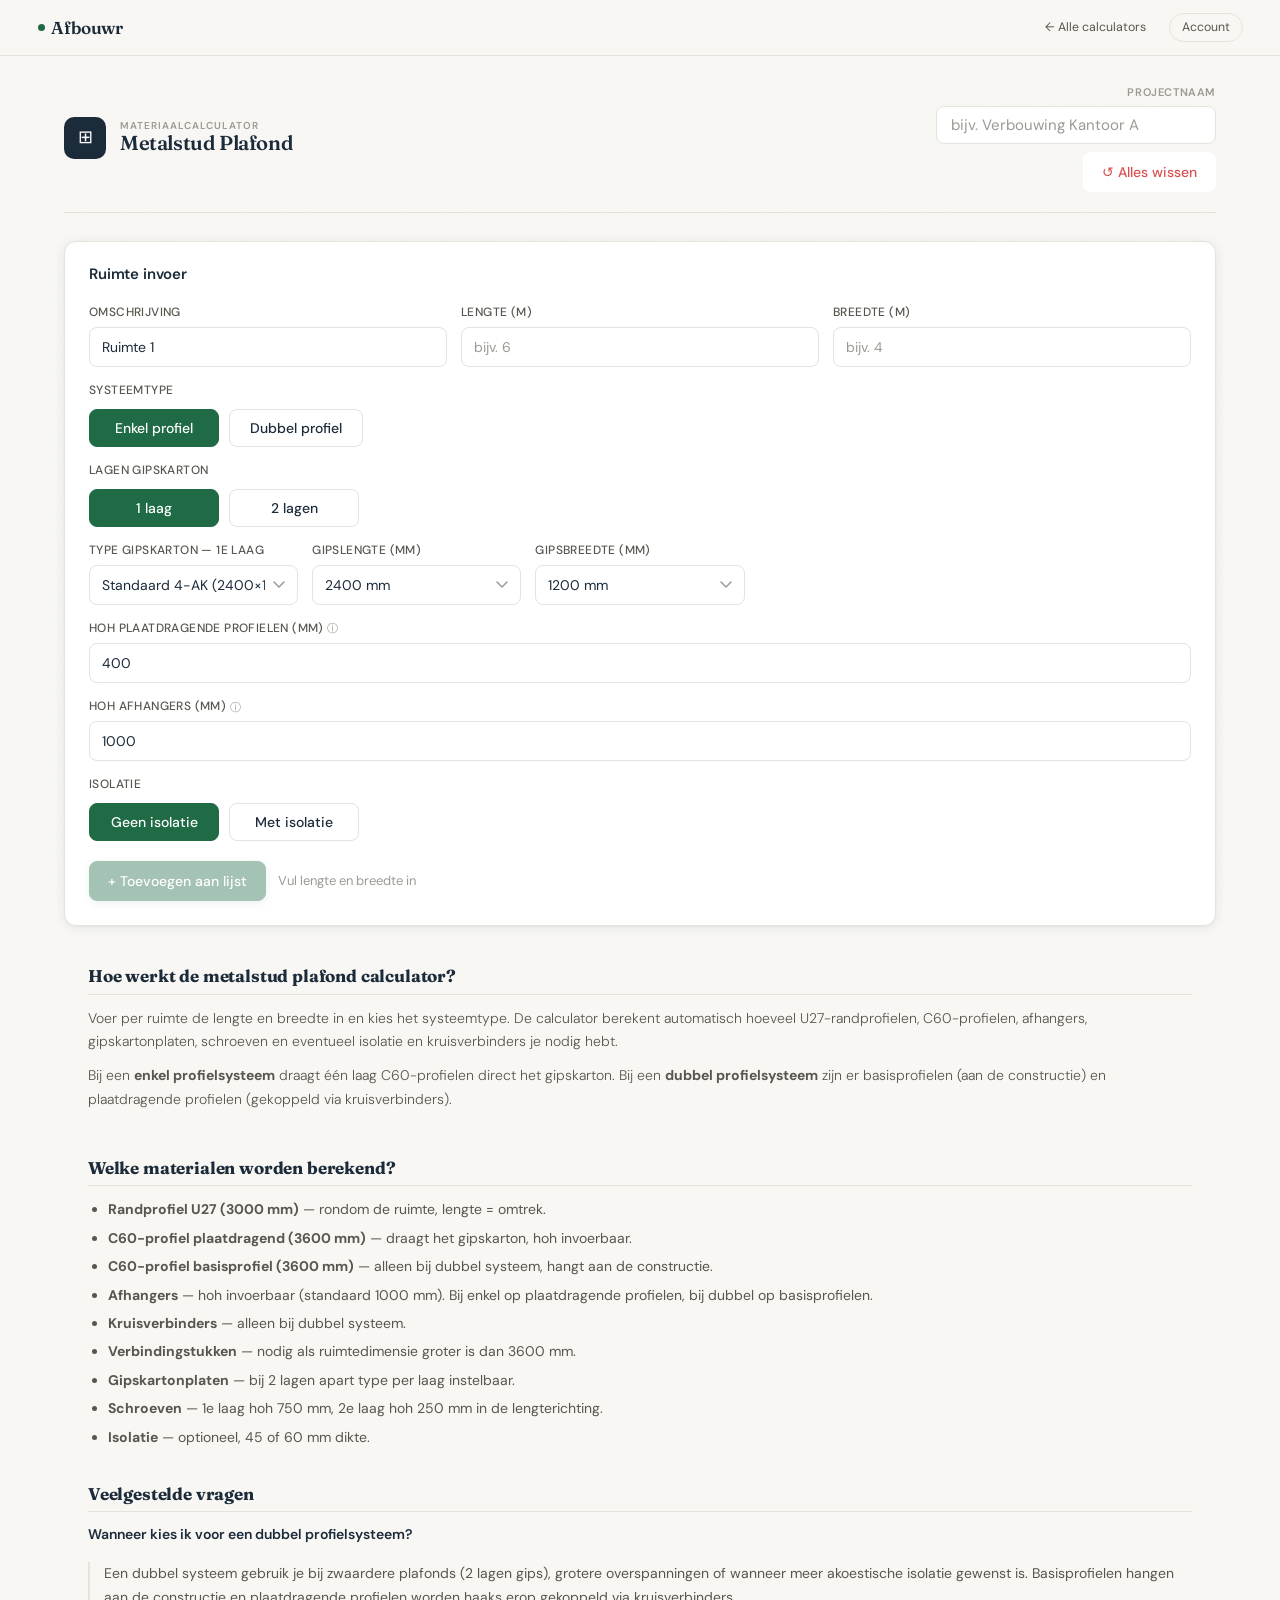
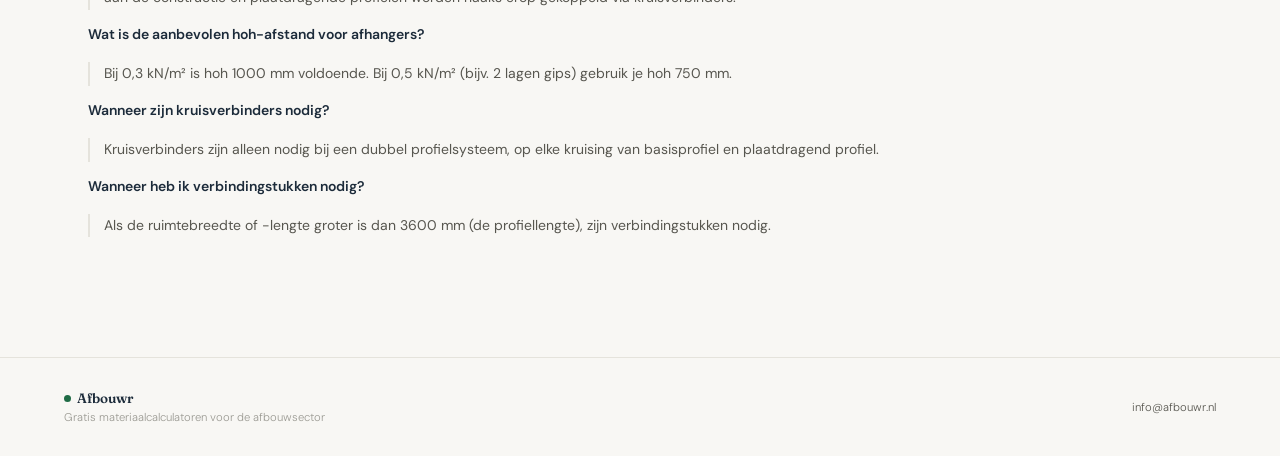
<file: metalstudplafondCalculator/index.html>
<!DOCTYPE html>
<html lang="nl">
<head>
  <meta charset="UTF-8" />
  <meta name="viewport" content="width=device-width, initial-scale=1.0" />
  <title>Metalstud Plafond Calculator — Materiaal berekenen | Afbouwr</title>
  <meta name="description" content="Bereken gratis hoeveel CD-profielen, randprofielen, afhangers, kruisverbinders, gipskarton en schroeven je nodig hebt voor een metalstud plafond. Enkel of dubbel profielsysteem." />
  <link rel="canonical" href="https://www.afbouwr.nl/metalstudplafondCalculator/" />

  <!-- Open Graph -->
  <meta property="og:type"        content="website" />
  <meta property="og:url"         content="https://www.afbouwr.nl/metalstudplafondCalculator/" />
  <meta property="og:title"       content="Metalstud Plafond Calculator — Materiaal berekenen | Afbouwr" />
  <meta property="og:description" content="Bereken gratis hoeveel CD-profielen, randprofielen, afhangers en gipskarton je nodig hebt voor een metalstud plafond." />
  <meta property="og:locale"      content="nl_NL" />

  <!-- Twitter Card -->
  <meta name="twitter:card"        content="summary" />
  <meta name="twitter:title"       content="Metalstud Plafond Calculator | Afbouwr" />
  <meta name="twitter:description" content="Gratis materiaalberekening voor metalstud plafonds. Enkel of dubbel profielsysteem." />

  <link rel="stylesheet" href="../style.css?v=3.5" />

  <!-- JSON-LD Structured Data -->
  <script type="application/ld+json">
  {
    "@context": "https://schema.org",
    "@type": "WebApplication",
    "name": "Metalstud Plafond Calculator",
    "url": "https://www.afbouwr.nl/metalstudplafondCalculator/",
    "description": "Gratis calculator voor metalstud plafonds. Bereken C60-profielen, U27-randprofielen, afhangers, kruisverbinders, gipskarton en schroeven voor enkel of dubbel profielsysteem.",
    "applicationCategory": "BusinessApplication",
    "operatingSystem": "Web",
    "inLanguage": "nl-NL",
    "isAccessibleForFree": true,
    "offers": { "@type": "Offer", "price": "0", "priceCurrency": "EUR" },
    "publisher": {
      "@type": "Organization",
      "name": "Afbouwr",
      "url": "https://www.afbouwr.nl/",
      "email": "info@afbouwr.nl"
    }
  }
  </script>
</head>
<body class="has-nav">

  <site-nav back="true" label="Metalstud Plafond"></site-nav>

  <div class="app-wrapper">

    <!-- ── HEADER ── -->
    <header class="app-header">
      <div class="header-inner">
        <div class="brand">
          <span class="brand-icon">⊞</span>
          <div class="brand-text">
            <span class="brand-eyebrow">Materiaalcalculator</span>
            <h1>Metalstud Plafond</h1>
          </div>
        </div>
        <div class="header-rechts">
          <div class="project-invoer">
            <label for="project-naam">Projectnaam</label>
            <input type="text" id="project-naam" placeholder="bijv. Verbouwing Kantoor A" autocomplete="off" />
          </div>
          <button class="btn btn-reset" id="btn-alles-reset">↺ Alles wissen</button>
        </div>
      </div>
    </header>

    <main class="main-content">

      <!-- ── INVOER ── -->
      <section class="card input-card">
        <h2 class="card-title">Ruimte invoer</h2>

        <div class="form-grid">

          <!-- Omschrijving + Lengte + Breedte op één regel -->
          <div class="form-group form-group-span">
            <div class="specs-rij">
              <div class="form-group" style="margin:0">
                <label for="ruimte-naam">Omschrijving</label>
                <input type="text" id="ruimte-naam" placeholder="Ruimte 1" autocomplete="off" />
              </div>
              <div class="form-group" style="margin:0">
                <label for="ruimte-lengte">Lengte (m)</label>
                <input type="number" id="ruimte-lengte" min="0.5" step="0.1" placeholder="bijv. 6" />
              </div>
              <div class="form-group" style="margin:0">
                <label for="ruimte-breedte">Breedte (m)</label>
                <input type="number" id="ruimte-breedte" min="0.5" step="0.1" placeholder="bijv. 4" />
              </div>
            </div>
          </div>

          <!-- Systeemtype -->
          <div class="form-group form-group-span">
            <label>Systeemtype</label>
            <div class="btn-group-compact">
              <button class="btn active" data-systeem="enkel" aria-pressed="true">Enkel profiel</button>
              <button class="btn" data-systeem="dubbel" aria-pressed="false">Dubbel profiel</button>
            </div>
          </div>

          <!-- Lagen gips -->
          <div class="form-group form-group-span">
            <label>Lagen gipskarton</label>
            <div class="btn-group-compact">
              <button class="btn active" data-lagen="1" aria-pressed="true">1 laag</button>
              <button class="btn" data-lagen="2" aria-pressed="false">2 lagen</button>
            </div>
          </div>

          <!-- Gipstype laag 1 -->
          <div class="form-group">
            <label for="gips-type-1">Type gipskarton — 1e laag</label>
            <select id="gips-type-1">
              <!-- ingevuld via products.js -->
            </select>
          </div>

          <!-- Gipstype laag 2 (alleen bij 2 lagen) -->
          <div class="form-group" id="gips-type-2-groep" style="display:none;">
            <label for="gips-type-2">Type gipskarton — 2e laag</label>
            <select id="gips-type-2">
              <!-- ingevuld via products.js -->
            </select>
          </div>

          <!-- Gipslengte + Gipsbreedte -->
          <div class="form-group">
            <label for="gips-lengte">Gipslengte (mm)</label>
            <select id="gips-lengte">
              <option value="2400" selected>2400 mm</option>
              <option value="2500">2500 mm (osb)</option>
              <option value="2600">2600 mm</option>
              <option value="2800">2800 mm</option>
              <option value="3000">3000 mm</option>
              <option value="3200">3200 mm</option>
              <option value="3600">3600 mm</option>
            </select>
          </div>

          <div class="form-group">
            <label for="gips-breedte">Gipsbreedte (mm)</label>
            <select id="gips-breedte">
              <option value="1200" selected>1200 mm</option>
              <option value="600">600 mm</option>
            </select>
          </div>

          <!-- HoH plaatdragende profielen — eigen regel -->
          <div class="form-group form-group-span">
            <label for="hoh-pd">
              HoH plaatdragende profielen (mm)
              <span class="info-icon" title="0,30 kN/m² → hoh max 1000 mm  |  0,50 kN/m² → hoh max 750 mm">ⓘ</span>
            </label>
            <input type="number" id="hoh-pd" value="400" min="100" max="1000" step="25" />
          </div>

          <!-- HoH basisprofielen — eigen regel, alleen bij dubbel -->
          <div class="form-group form-group-span" id="hoh-basis-groep" style="display:none;">
            <label for="hoh-basis">
              HoH basisprofielen (mm)
              <span class="info-icon" title="0,30 kN/m² → hoh max 750 mm  |  0,50 kN/m² → hoh max 600 mm">ⓘ</span>
            </label>
            <input type="number" id="hoh-basis" value="600" min="100" max="2000" step="25" />
          </div>

          <!-- HoH afhangers — eigen regel -->
          <div class="form-group form-group-span">
            <label for="hoh-afhangers">
              HoH afhangers (mm)
              <span class="info-icon" title="0,30 kN/m² → hoh max 1000 mm  |  0,50 kN/m² → hoh max 750 mm">ⓘ</span>
            </label>
            <input type="number" id="hoh-afhangers" value="1000" min="300" max="2000" step="25" />
          </div>

          <!-- Isolatie toggle -->
          <div class="form-group form-group-span">
            <label>Isolatie</label>
            <div class="btn-group-compact">
              <button class="btn active" data-isolatie="nee" aria-pressed="true">Geen isolatie</button>
              <button class="btn" data-isolatie="ja" aria-pressed="false">Met isolatie</button>
            </div>
          </div>

          <div class="form-group form-group-span" id="isolatie-dikte-groep" style="display:none;">
            <label for="isolatie-dikte">Isolatiedikte (mm)</label>
            <select id="isolatie-dikte">
              <option value="45">45 mm</option>
              <option value="60">60 mm</option>
            </select>
          </div>

        </div>

        <div class="card-actions">
          <button class="btn btn-primary" id="btn-toevoegen" disabled>+ Toevoegen aan lijst</button>
          <span class="calc-status" id="calc-status" role="status" aria-live="polite" aria-atomic="true"></span>
        </div>
      </section>

      <!-- ── RESULTATEN ── -->
      <section class="results-section" id="results-section" style="display:none;">

        <!-- Ruimteoverzicht -->
        <div class="table-card overzicht-card">
          <div class="table-header">
            <h3>Ruimteoverzicht</h3>
            <span class="table-count" id="count-ruimtes">0 ruimtes</span>
          </div>
          <div class="table-wrapper">
            <table id="ruimtes-table">
              <thead>
                <tr>
                  <th>Omschrijving</th>
                  <th>L × B (m)</th>
                  <th>Systeem</th>
                  <th>Lagen</th>
                  <th>m²</th>
                  <th></th>
                </tr>
              </thead>
              <tbody id="ruimtes-tbody">
                <tr class="empty-row"><td colspan="6">Nog geen ruimtes toegevoegd</td></tr>
              </tbody>
              <tfoot>
                <tr>
                  <td class="totaal-label" colspan="4">Totaal</td>
                  <td class="totaal-val num" id="total-sqm">0</td>
                  <td></td>
                </tr>
              </tfoot>
            </table>
          </div>
        </div>

        <!-- Totaaloverzicht -->
        <div class="table-card totalen-card">
          <div class="table-header">
            <h3>Totaaloverzicht <span class="tag">per product</span></h3>
            <div class="table-header-actions">
              <button class="btn btn-outline btn-sm" id="btn-afdrukken">⎙ Afdrukken</button>
              <button class="btn btn-outline btn-sm" id="btn-pdf">↓ PDF</button>
            </div>
          </div>
          <div class="table-wrapper">
            <table>
              <thead>
                <tr>
                  <th>Materiaal</th>
                  <th>Maat / type</th>
                  <th>Aantal</th>
                  <th>Eenheid</th>
                </tr>
              </thead>
              <tbody id="tbody-totalen"></tbody>
            </table>
          </div>
        </div>

        <!-- Handmatig materiaal toevoegen -->
        <div class="table-card no-print">
          <div class="table-header">
            <h3>Handmatig materiaal toevoegen</h3>
          </div>
          <div class="handmatig-invoer">
            <div class="handmatig-rij">
              <div class="handmatig-label">Materiaal</div>
              <input type="text"   id="extra-omschrijving" placeholder="Omschrijving" class="input-breed" />
              <input type="number" id="extra-aantal"       placeholder="Aantal" min="0" step="1" />
              <input type="text"   id="extra-eenheid"      placeholder="Eenheid" />
            </div>
            <div class="handmatig-actie">
              <button class="btn btn-primary" id="btn-handmatig-add">+ Toevoegen</button>
              <span class="handmatig-hint">Voeg extra materialen toe aan het totaaloverzicht</span>
            </div>
            <div id="handmatig-lijst" class="handmatig-lijst-mobiel"></div>
          </div>
        </div>

      </section>

    </main>

    <!-- ── INFO / SEO / FAQ ── -->
    <aside class="info-sectie no-print" aria-label="Uitleg en veelgestelde vragen">

      <section class="info-blok">
        <h2>Hoe werkt de metalstud plafond calculator?</h2>
        <p>
          Voer per ruimte de lengte en breedte in en kies het systeemtype. De calculator berekent
          automatisch hoeveel U27-randprofielen, C60-profielen, afhangers, gipskartonplaten, schroeven
          en eventueel isolatie en kruisverbinders je nodig hebt.
        </p>
        <p>
          Bij een <strong>enkel profielsysteem</strong> draagt één laag C60-profielen direct het
          gipskarton. Bij een <strong>dubbel profielsysteem</strong> zijn er basisprofielen (aan de
          constructie) en plaatdragende profielen (gekoppeld via kruisverbinders).
        </p>
      </section>

      <section class="info-blok">
        <h2>Welke materialen worden berekend?</h2>
        <ul>
          <li><strong>Randprofiel U27 (3000 mm)</strong> — rondom de ruimte, lengte = omtrek.</li>
          <li><strong>C60-profiel plaatdragend (3600 mm)</strong> — draagt het gipskarton, hoh invoerbaar.</li>
          <li><strong>C60-profiel basisprofiel (3600 mm)</strong> — alleen bij dubbel systeem, hangt aan de constructie.</li>
          <li><strong>Afhangers</strong> — hoh invoerbaar (standaard 1000 mm). Bij enkel op plaatdragende profielen, bij dubbel op basisprofielen.</li>
          <li><strong>Kruisverbinders</strong> — alleen bij dubbel systeem.</li>
          <li><strong>Verbindingstukken</strong> — nodig als ruimtedimensie groter is dan 3600 mm.</li>
          <li><strong>Gipskartonplaten</strong> — bij 2 lagen apart type per laag instelbaar.</li>
          <li><strong>Schroeven</strong> — 1e laag hoh 750 mm, 2e laag hoh 250 mm in de lengterichting.</li>
          <li><strong>Isolatie</strong> — optioneel, 45 of 60 mm dikte.</li>
        </ul>
      </section>

      <section class="info-blok">
        <h2>Veelgestelde vragen</h2>
        <dl class="faq-lijst">
          <dt>Wanneer kies ik voor een dubbel profielsysteem?</dt>
          <dd>Een dubbel systeem gebruik je bij zwaardere plafonds (2 lagen gips), grotere overspanningen of wanneer meer akoestische isolatie gewenst is. Basisprofielen hangen aan de constructie en plaatdragende profielen worden haaks erop gekoppeld via kruisverbinders.</dd>

          <dt>Wat is de aanbevolen hoh-afstand voor afhangers?</dt>
          <dd>Bij 0,3 kN/m² is hoh 1000 mm voldoende. Bij 0,5 kN/m² (bijv. 2 lagen gips) gebruik je hoh 750 mm.</dd>

          <dt>Wanneer zijn kruisverbinders nodig?</dt>
          <dd>Kruisverbinders zijn alleen nodig bij een dubbel profielsysteem, op elke kruising van basisprofiel en plaatdragend profiel.</dd>

          <dt>Wanneer heb ik verbindingstukken nodig?</dt>
          <dd>Als de ruimtebreedte of -lengte groter is dan 3600 mm (de profiellengte), zijn verbindingstukken nodig.</dd>
        </dl>
      </section>

    </aside>

  </div>

  <site-footer></site-footer>

  <script src="../products.js?v=2"></script>
  <script src="../components.js?v=3.5"></script>
  <script src="app.js?v=3"></script>

</body>
</html>
</file>
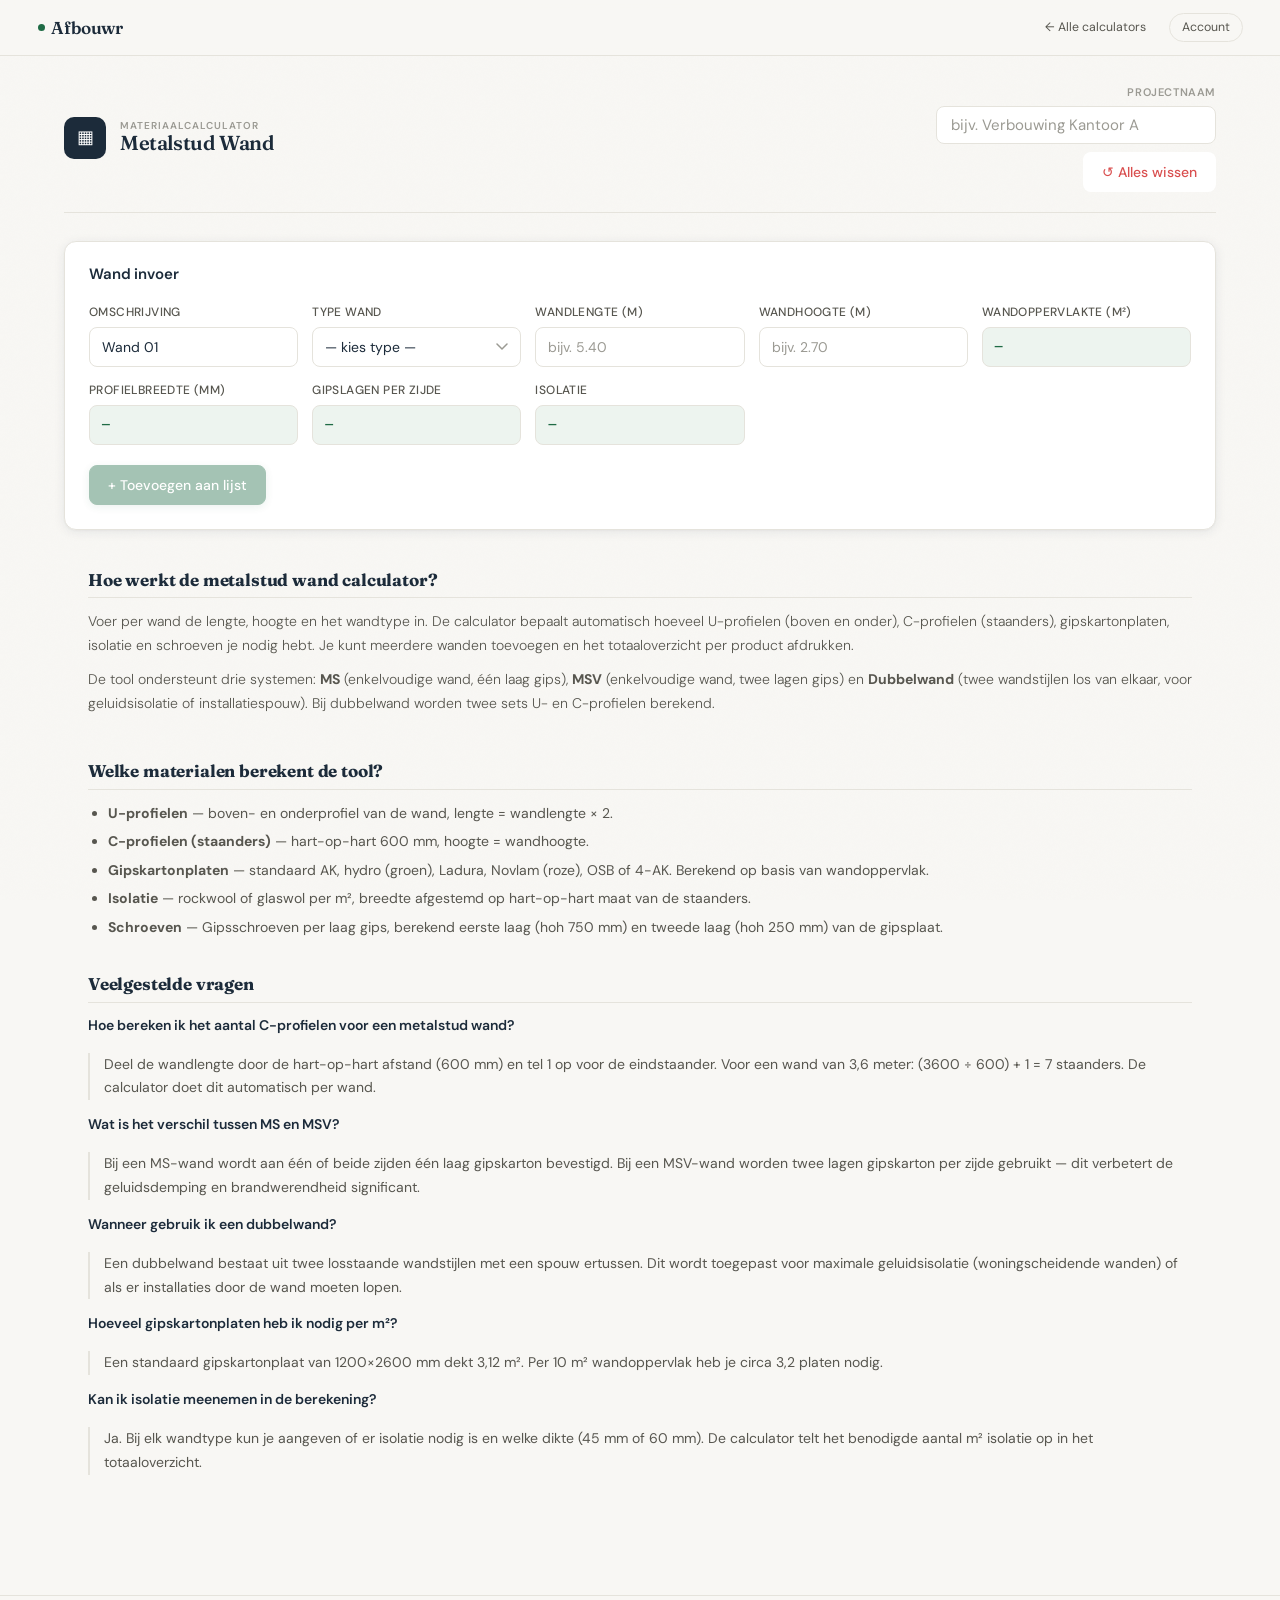
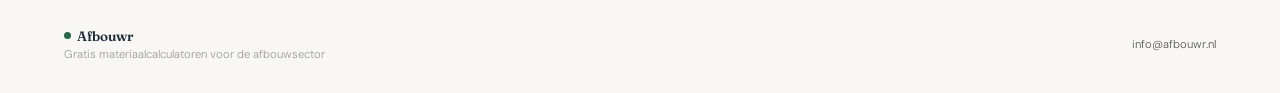
<file: metalstudwandCalculator/index.html>
<!DOCTYPE html>
<html lang="nl">
<head>
  <meta charset="UTF-8" />
  <meta name="viewport" content="width=device-width, initial-scale=1.0" />
  <title>Metalstud Wand Calculator — Materiaal berekenen | Afbouwr</title>
  <meta name="description" content="Bereken gratis hoeveel U-profielen, C-profielen, gipskarton, isolatie en schroeven je nodig hebt voor een metalstud wand. Ondersteunt MS, MSV en dubbelwand systemen." />
  <link rel="canonical" href="https://www.afbouwr.nl/metalstudwandCalculator/" />

  <!-- Open Graph -->
  <meta property="og:type"        content="website" />
  <meta property="og:url"         content="https://www.afbouwr.nl/metalstudwandCalculator/" />
  <meta property="og:title"       content="Metalstud Wand Calculator — Materiaal berekenen | Afbouwr" />
  <meta property="og:description" content="Bereken gratis hoeveel U-profielen, C-profielen, gipskarton, isolatie en schroeven je nodig hebt voor een metalstud wand. MS, MSV en dubbelwand." />
  <meta property="og:locale"      content="nl_NL" />

  <!-- Twitter Card -->
  <meta name="twitter:card"        content="summary" />
  <meta name="twitter:title"       content="Metalstud Wand Calculator | Afbouwr" />
  <meta name="twitter:description" content="Gratis materiaalberekening voor metalstud wanden. Geen account vereist." />

  <link rel="stylesheet" href="../style.css?v=3.5" />

  <!-- JSON-LD Structured Data -->
  <script type="application/ld+json">
  {
    "@context": "https://schema.org",
    "@type": "WebApplication",
    "name": "Metalstud Wand Calculator",
    "url": "https://www.afbouwr.nl/metalstudwandCalculator/",
    "description": "Gratis calculator voor metalstud wanden. Bereken U-profielen, C-profielen, gipskarton, isolatie en schroeven voor MS, MSV en dubbelwand systemen.",
    "applicationCategory": "BusinessApplication",
    "operatingSystem": "Web",
    "inLanguage": "nl-NL",
    "isAccessibleForFree": true,
    "offers": {
      "@type": "Offer",
      "price": "0",
      "priceCurrency": "EUR"
    },
    "publisher": {
      "@type": "Organization",
      "name": "Afbouwr",
      "url": "https://www.afbouwr.nl/",
      "email": "info@afbouwr.nl"
    },
    "featureList": [
      "MS wand berekening",
      "MSV wand berekening",
      "Dubbelwand berekening",
      "U-profiel berekening",
      "C-profiel berekening",
      "Gipskarton berekening",
      "Isolatie berekening",
      "Schroeven berekening",
      "Meerdere wanden per project"
    ]
  }
  </script>
</head>
<body class="has-nav">

  <site-nav back="true"></site-nav>

  <div class="app-wrapper">

    <!-- ── HEADER ── -->
    <header class="app-header">
      <div class="header-inner">
        <div class="brand">
          <span class="brand-icon">▦</span>
          <div class="brand-text">
            <span class="brand-eyebrow">Materiaalcalculator</span>
            <h1>Metalstud Wand</h1>
          </div>
        </div>
        <div class="header-rechts">
          <div class="project-invoer">
            <label for="project-naam">Projectnaam</label>
            <input type="text" id="project-naam" placeholder="bijv. Verbouwing Kantoor A" autocomplete="off" />
          </div>
          <button class="btn btn-reset" id="btn-alles-reset">↺ Alles wissen</button>
        </div>
      </div>
    </header>

    <main class="main-content">

      <!-- ── INVOER KAART ── -->
      <section class="card input-card">
        <h2 class="card-title">Wand invoer</h2>

        <div class="form-grid">

          <div class="form-group">
            <label for="wand-omschrijving">Omschrijving</label>
            <input type="text" id="wand-omschrijving" placeholder="bijv. Wand 01" />
          </div>

          <div class="form-group">
            <label for="wand-type">Type wand</label>
            <select id="wand-type">
              <option value="">— kies type —</option>
              <optgroup label="MS — Dubbelzijdig gips">
                <option value="MS75_1_50_1">MS75 1.50.1 — 75mm | 1+1×gips | C50</option>
                <option value="MS100_2_50_2">MS100 2.50.2 — 100mm | 2+2×gips | C50</option>
                <option value="MS100_2_50_2A">MS100 2.50.2A — 100mm | 2+2×gips | C50 | isolatie</option>
                <option value="MS100_1_75_1">MS100 1.75.1 — 100mm | 1+1×gips | C75</option>
                <option value="MS100_1_75_1A">MS100 1.75.1A — 100mm | 1+1×gips | C75 | isolatie</option>
                <option value="MS125_2_75_2">MS125 2.75.2 — 125mm | 2+2×gips | C75</option>
                <option value="MS125_2_75_2A">MS125 2.75.2A — 125mm | 2+2×gips | C75 | isolatie</option>
                <option value="MS125_1_100_1A">MS125 1.100.1A — 125mm | 1+1×gips | C100 | isolatie</option>
                <option value="MS205_2_75_75_2A">MS205 2.75-75.2A — 205mm | 2+2×gips | dubbel C75 | 1×isolatie</option>
                <option value="MS205_2_75_75_2AA">MS205 2.75-75.2AA — 205mm | 2+2×gips | dubbel C75 | 2×isolatie</option>
                <option value="MS250_2_100_100_2A">MS250 2.100-100.2A — 255mm | 2+2×gips | dubbel C100 | 1×isolatie</option>
                <option value="MS250_2_100_100_2AA">MS250 2.100-100.2AA — 255mm | 2+2×gips | dubbel C100 | 2×isolatie</option>
              </optgroup>
              <optgroup label="MSV — Voorzetwand (éénzijdig gips)">
                <option value="MSV75_2_50">MSV75 2.50 — 75mm | 2×gips | C50</option>
                <option value="MSV75_2_50A">MSV75 2.50A — 75mm | 2×gips | C50 | isolatie</option>
                <option value="MSV88_1_75">MSV88 1.75 — 88mm | 1×gips | C75</option>
                <option value="MSV100_2_75">MSV100 2.75 — 100mm | 2×gips | C75</option>
                <option value="MSV100_2_75A">MSV100 2.75A — 100mm | 2×gips | C75 | isolatie</option>
              </optgroup>
            </select>
          </div>

          <div class="form-group">
            <label for="wand-lengte">Wandlengte (m)</label>
            <input type="number" id="wand-lengte" placeholder="bijv. 5.40" step="0.01" min="0" />
          </div>

          <div class="form-group">
            <label for="wand-hoogte">Wandhoogte (m)</label>
            <input type="number" id="wand-hoogte" placeholder="bijv. 2.70" step="0.01" min="0" />
          </div>

          <!-- Afgeleide info (readonly) -->
          <div class="form-group derived">
            <label>Wandoppervlakte (m²)</label>
            <div class="derived-value" id="wand-oppervlakte">—</div>
          </div>

          <div class="form-group derived">
            <label>Profielbreedte (mm)</label>
            <div class="derived-value" id="profiel-breedte-display">—</div>
          </div>

          <div class="form-group derived">
            <label>Gipslagen per zijde</label>
            <div class="derived-value" id="gips-lagen-display">—</div>
          </div>

          <div class="form-group derived">
            <label>Isolatie</label>
            <div class="derived-value" id="isolatie-display">—</div>
          </div>

        </div>

        <!-- Extra opties — JS beheert zichtbaarheid via .hidden class -->
        <div class="extra-opties hidden" id="extra-opties">
          <h3 class="section-sub">Materiaalspecificaties</h3>
          <div class="specs-grid">

            <!-- Rij 1: C-profiel | HoH | U-profiel -->
            <div class="specs-rij">
              <div class="form-group">
                <label for="profiel-c-lengte">C-profiel lengte (mm)</label>
                <select id="profiel-c-lengte">
                  <option value="2400">2400 mm</option>
                  <option value="2600">2600 mm</option>
                  <option value="2800">2800 mm</option>
                  <option value="3000">3000 mm</option>
                  <option value="3200">3200 mm</option>
                  <option value="3600">3600 mm</option>
                  <option value="4000">4000 mm</option>
                  <option value="4500">4500 mm</option>
                  <option value="5000">5000 mm</option>
                </select>
              </div>
              <div class="form-group">
                <label for="hoh-afstand">Hart-op-hart afstand (m)</label>
                <input type="number" id="hoh-afstand" value="0.6" step="0.05" min="0.3" max="1.2" />
              </div>
              <div class="form-group">
                <label for="profiel-u-lengte">U-profiel lengte (mm)</label>
                <select id="profiel-u-lengte">
                  <option value="3600">3600 mm</option>
                  <option value="4000">4000 mm</option>
                </select>
              </div>
            </div>

            <!-- Rij 2: Gipslengte | Gipsbreedte -->
            <div class="specs-rij specs-rij-2col">
              <div class="form-group">
                <label for="gips-lengte">Gipslengte (mm)</label>
                <select id="gips-lengte">
                  <option value="2400">2400 mm</option>
                  <option value="2500">2500 (osb) mm</option>
                  <option value="2600">2600 mm</option>
                  <option value="2800">2800 mm</option>
                  <option value="3000">3000 mm</option>
                  <option value="3200">3200 mm</option>
                  <option value="3600">3600 mm</option>
                </select>
              </div>
              <div class="form-group">
                <label for="gips-breedte">Gipsbreedte (mm)</label>
                <select id="gips-breedte">
                  <option value="1200">1200 mm</option>
                  <option value="600">600 mm</option>
                </select>
              </div>
            </div>

            <!-- Rij 3: Gipstypes — JS beheert display van 2e-laag groepen -->
            <div class="specs-rij" id="gips-select-groep">
              <div class="form-group" id="groep-links-2" style="display:none;">
                <label for="gips-type-links-2">Gipstype links — 2e laag</label>
                <select id="gips-type-links-2"><!-- ingevuld via products.js --></select>
              </div>
              <div class="form-group">
                <label for="gips-type-links-1">Gipstype links — 1e laag</label>
                <select id="gips-type-links-1"><!-- ingevuld via products.js --></select>
              </div>
              <div class="form-group" id="groep-rechts-1">
                <label for="gips-type-rechts-1">Gipstype rechts — 1e laag</label>
                <select id="gips-type-rechts-1"><!-- ingevuld via products.js --></select>
              </div>
              <div class="form-group" id="groep-rechts-2" style="display:none;">
                <label for="gips-type-rechts-2">Gipstype rechts — 2e laag</label>
                <select id="gips-type-rechts-2"><!-- ingevuld via products.js --></select>
              </div>
            </div>

            <!-- Rij 4: Isolatiedikte — JS beheert zichtbaarheid -->
            <div class="specs-rij specs-rij-1col">
              <div class="form-group" id="isolatie-groep">
                <label for="isolatie-dikte">Isolatiedikte (mm)</label>
                <select id="isolatie-dikte">
                  <option value="45">45 mm</option>
                  <option value="60">60 mm</option>
                </select>
              </div>
            </div>

          </div>
        </div>

        <div class="card-actions">
          <button class="btn btn-primary" id="btn-add" disabled>+ Toevoegen aan lijst</button>
          <span class="calc-status" id="calc-status" role="status" aria-live="polite" aria-atomic="true"></span>
        </div>
      </section>

      <!-- ── RESULTATEN ── -->
      <section class="results-section" id="results-section" style="display:none;">

        <!-- Wandoverzicht -->
        <div class="table-card overzicht-card">
          <div class="table-header">
            <h3>Wandoverzicht</h3>
            <span class="table-count" id="count-wanden">0 wanden</span>
          </div>
          <div class="table-wrapper">
            <table id="tabel-algemeen">
              <thead>
                <tr>
                  <th>Omschrijving</th>
                  <th>Type</th>
                  <th>Lengte (m)</th>
                  <th>Hoogte (m)</th>
                  <th>Opp. (m²)</th>
                  <th></th>
                </tr>
              </thead>
              <tbody id="tbody-algemeen">
                <tr class="empty-row"><td colspan="6">Nog geen wanden toegevoegd</td></tr>
              </tbody>
            </table>
          </div>
        </div>

        <!-- Totaaloverzicht -->
        <div class="table-card totalen-card">
          <div class="table-header">
            <h3>Totaaloverzicht <span class="tag">alle materialen</span></h3>
            <div class="table-header-actions">
              <button class="btn btn-outline btn-sm" id="btn-afdrukken">⎙ Afdrukken</button>
              <button class="btn btn-outline btn-sm" id="btn-pdf">↓ PDF</button>
            </div>
          </div>
          <div class="table-wrapper">
            <table id="tabel-totalen">
              <thead>
                <tr>
                  <th>Materiaal</th>
                  <th>Aantal</th>
                  <th>Eenheid</th>
                  <th></th>
                </tr>
              </thead>
              <tbody id="tbody-totalen">
                <tr class="empty-row"><td colspan="4">Nog geen wanden toegevoegd</td></tr>
              </tbody>
            </table>
          </div>
        </div>

        <!-- Handmatig materiaal toevoegen -->
        <div class="table-card no-print">
          <div class="table-header">
            <h3>Handmatig materiaal toevoegen</h3>
          </div>
          <div class="handmatig-invoer">

            <!-- VU-profiel -->
            <div class="handmatig-rij">
              <div class="handmatig-label">VU-profiel</div>
              <select id="vu-type" class="handmatig-select">
                <option value="75">VU75</option>
                <option value="50">VU50</option>
              </select>
              <input type="number" id="vu-aantal" placeholder="Aantal" min="0" step="1" />
              <input type="number" id="vu-lengte" placeholder="Lengte (mm)" min="0" step="1" />
            </div>

            <div class="invoer-of-scheiding"><span>of</span></div>

            <!-- Vrij materiaal -->
            <div class="handmatig-rij">
              <div class="handmatig-label">Overig</div>
              <input type="text"   id="extra-omschrijving" placeholder="Omschrijving" class="input-breed" />
              <input type="number" id="extra-aantal"       placeholder="Aantal" min="0" step="1" />
              <input type="text"   id="extra-eenheid"      placeholder="Eenheid" />
            </div>

            <div class="handmatig-actie">
              <button class="btn btn-primary" id="btn-handmatig-add">+ Toevoegen</button>
              <span class="handmatig-hint">Vul VU-profiel <em>of</em> omschrijving in — niet beide</span>
            </div>
            <div id="handmatig-lijst" class="handmatig-lijst-mobiel"></div>

          </div>
        </div>

        <!-- Scheidingslijn gedetailleerd overzicht -->
        <div class="sectie-scheiding">
          <span>Gedetailleerd materiaaloverzicht</span>
        </div>

        <!-- U-profielen -->
        <div class="table-card">
          <div class="table-header">
            <h3>U-profielen <span class="tag">onder- &amp; bovenregel</span></h3>
          </div>
          <div class="table-wrapper">
            <table id="tabel-u">
              <thead>
                <tr>
                  <th>Wand</th>
                  <th>Breedte (mm)</th>
                  <th>Lengte (mm)</th>
                  <th>Aantal (st)</th>
                </tr>
              </thead>
              <tbody id="tbody-u">
                <tr class="empty-row"><td colspan="4">—</td></tr>
              </tbody>
              <tfoot id="tfoot-u"></tfoot>
            </table>
          </div>
        </div>

        <!-- VU-profielen — verborgen, loopt via Totaaloverzicht -->
        <div class="table-card" style="display:none;">
          <div class="table-header">
            <h3>VU-profielen <span class="tag">kozijnen — optioneel</span></h3>
          </div>
          <div class="table-wrapper">
            <table id="tabel-vu">
              <thead>
                <tr>
                  <th>Wand</th>
                  <th>Type</th>
                  <th>Lengte (mm)</th>
                  <th>Aantal (st)</th>
                </tr>
              </thead>
              <tbody id="tbody-vu">
                <tr class="empty-row"><td colspan="4">—</td></tr>
              </tbody>
              <tfoot id="tfoot-vu"></tfoot>
            </table>
          </div>
        </div>

        <!-- C-profielen -->
        <div class="table-card">
          <div class="table-header">
            <h3>C-profielen <span class="tag">verticaal</span></h3>
          </div>
          <div class="table-wrapper">
            <table id="tabel-c">
              <thead>
                <tr>
                  <th>Wand</th>
                  <th>Breedte (mm)</th>
                  <th>Lengte (mm)</th>
                  <th>HoH (m)</th>
                  <th>Aantal (st)</th>
                </tr>
              </thead>
              <tbody id="tbody-c">
                <tr class="empty-row"><td colspan="5">—</td></tr>
              </tbody>
              <tfoot id="tfoot-c"></tfoot>
            </table>
          </div>
        </div>

        <!-- Gipskarton -->
        <div class="table-card">
          <div class="table-header">
            <h3>Gipskarton</h3>
          </div>
          <div class="table-wrapper">
            <table id="tabel-gips">
              <thead>
                <tr>
                  <th>Wand</th>
                  <th>Zijde / Laag</th>
                  <th>Gipstype</th>
                  <th>Lengte (mm)</th>
                  <th>Breedte (mm)</th>
                  <th>Plaat opp. (m²)</th>
                  <th>Aantal (st)</th>
                </tr>
              </thead>
              <tbody id="tbody-gips">
                <tr class="empty-row"><td colspan="7">—</td></tr>
              </tbody>
              <tfoot id="tfoot-gips"></tfoot>
            </table>
          </div>
        </div>

        <!-- Isolatie -->
        <div class="table-card" id="kaart-isolatie">
          <div class="table-header">
            <h3>Isolatie</h3>
          </div>
          <div class="table-wrapper">
            <table id="tabel-isolatie">
              <thead>
                <tr>
                  <th>Wand</th>
                  <th>Dikte (mm)</th>
                  <th>Plaat (mm)</th>
                  <th>Plaat opp. (m²)</th>
                  <th>Lagen</th>
                  <th>Aantal (st)</th>
                </tr>
              </thead>
              <tbody id="tbody-isolatie">
                <tr class="empty-row"><td colspan="6">—</td></tr>
              </tbody>
              <tfoot id="tfoot-isolatie"></tfoot>
            </table>
          </div>
        </div>

        <!-- Schroeven -->
        <div class="table-card">
          <div class="table-header">
            <h3>Schroeven</h3>
          </div>
          <div class="table-wrapper">
            <table id="tabel-schroeven">
              <thead>
                <tr>
                  <th>Wand</th>
                  <th>Laag</th>
                  <th>Lengte (mm)</th>
                  <th>Afstand lengte (mm)</th>
                  <th>Aantal (st)</th>
                </tr>
              </thead>
              <tbody id="tbody-schroeven">
                <tr class="empty-row"><td colspan="5">—</td></tr>
              </tbody>
              <tfoot id="tfoot-schroeven"></tfoot>
            </table>
          </div>
        </div>

      </section>

    </main>

    <!-- ── INFO / SEO / FAQ ── -->
    <aside class="info-sectie no-print" aria-label="Uitleg en veelgestelde vragen">

      <section class="info-blok">
        <h2>Hoe werkt de metalstud wand calculator?</h2>
        <p>
          Voer per wand de lengte, hoogte en het wandtype in. De calculator bepaalt automatisch
          hoeveel U-profielen (boven en onder), C-profielen (staanders), gipskartonplaten,
          isolatie en schroeven je nodig hebt. Je kunt meerdere wanden toevoegen en het
          totaaloverzicht per product afdrukken.
        </p>
        <p>
          De tool ondersteunt drie systemen: <strong>MS</strong> (enkelvoudige wand, één laag gips),
          <strong>MSV</strong> (enkelvoudige wand, twee lagen gips) en
          <strong>Dubbelwand</strong> (twee wandstijlen los van elkaar, voor geluidsisolatie of
          installatiespouw). Bij dubbelwand worden twee sets U- en C-profielen berekend.
        </p>
      </section>

      <section class="info-blok">
        <h2>Welke materialen berekent de tool?</h2>
        <ul>
          <li><strong>U-profielen</strong> — boven- en onderprofiel van de wand, lengte = wandlengte × 2.</li>
          <li><strong>C-profielen (staanders)</strong> — hart-op-hart 600 mm, hoogte = wandhoogte.</li>
          <li><strong>Gipskartonplaten</strong> — standaard AK, hydro (groen), Ladura, Novlam (roze), OSB of 4-AK. Berekend op basis van wandoppervlak.</li>
          <li><strong>Isolatie</strong> — rockwool of glaswol per m², breedte afgestemd op hart-op-hart maat van de staanders.</li>
          <li><strong>Schroeven</strong> — Gipsschroeven per laag gips, berekend eerste laag (hoh 750 mm) en tweede laag (hoh 250 mm) van de gipsplaat.</li>
        </ul>
      </section>

      <section class="info-blok">
        <h2>Veelgestelde vragen</h2>
        <dl class="faq-lijst">
          <dt>Hoe bereken ik het aantal C-profielen voor een metalstud wand?</dt>
          <dd>Deel de wandlengte door de hart-op-hart afstand (600 mm) en tel 1 op voor de eindstaander. Voor een wand van 3,6 meter: (3600 ÷ 600) + 1 = 7 staanders. De calculator doet dit automatisch per wand.</dd>

          <dt>Wat is het verschil tussen MS en MSV?</dt>
          <dd>Bij een MS-wand wordt aan één of beide zijden één laag gipskarton bevestigd. Bij een MSV-wand worden twee lagen gipskarton per zijde gebruikt — dit verbetert de geluidsdemping en brandwerendheid significant.</dd>

          <dt>Wanneer gebruik ik een dubbelwand?</dt>
          <dd>Een dubbelwand bestaat uit twee losstaande wandstijlen met een spouw ertussen. Dit wordt toegepast voor maximale geluidsisolatie (woningscheidende wanden) of als er installaties door de wand moeten lopen.</dd>

          <dt>Hoeveel gipskartonplaten heb ik nodig per m²?</dt>
          <dd>Een standaard gipskartonplaat van 1200×2600 mm dekt 3,12 m². Per 10 m² wandoppervlak heb je circa 3,2 platen nodig.</dd>

          <dt>Kan ik isolatie meenemen in de berekening?</dt>
          <dd>Ja. Bij elk wandtype kun je aangeven of er isolatie nodig is en welke dikte (45 mm of 60 mm). De calculator telt het benodigde aantal m² isolatie op in het totaaloverzicht.</dd>
        </dl>
      </section>

    </aside>

  </div>

  <site-footer></site-footer>

  <script src="../components.js?v=3.5"></script>
  <script src="../products.js?v=1"></script>
  <script src="app.js?v=1772120920"></script>
</body>
</html>
</file>
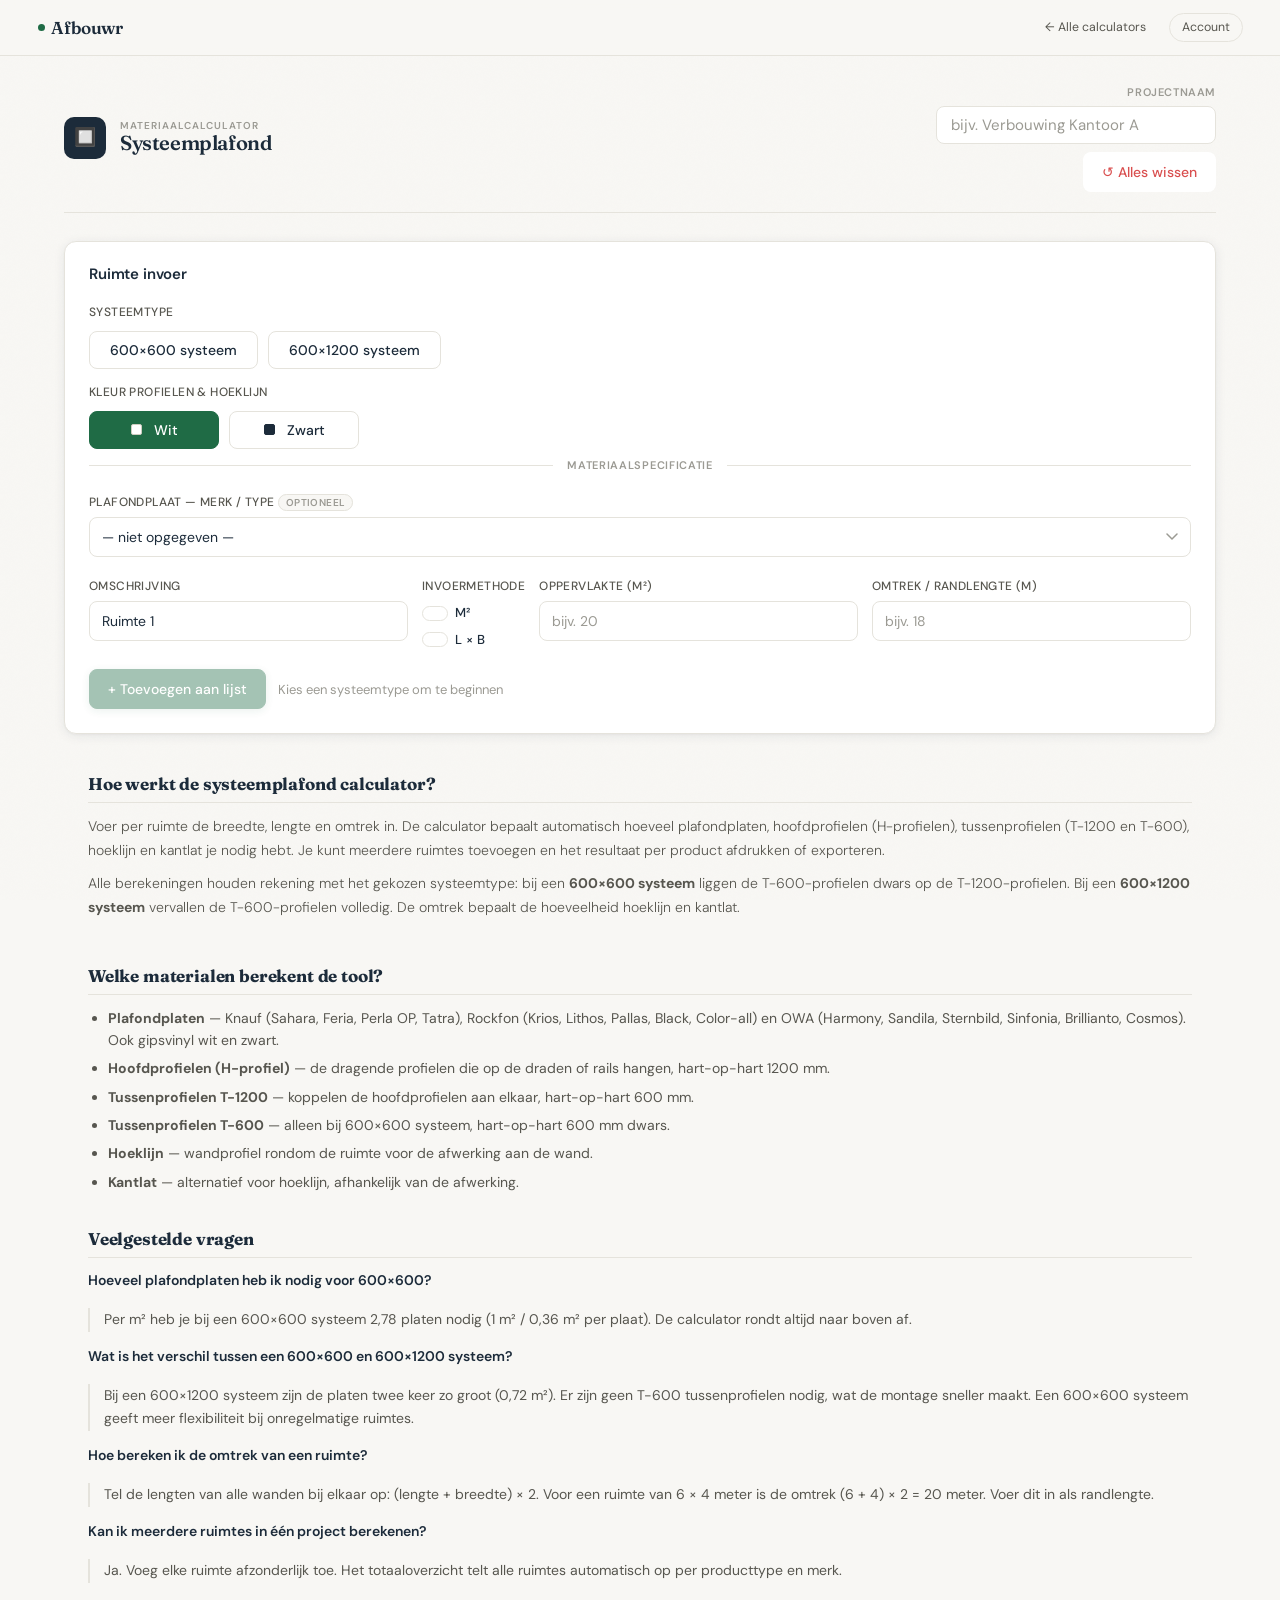
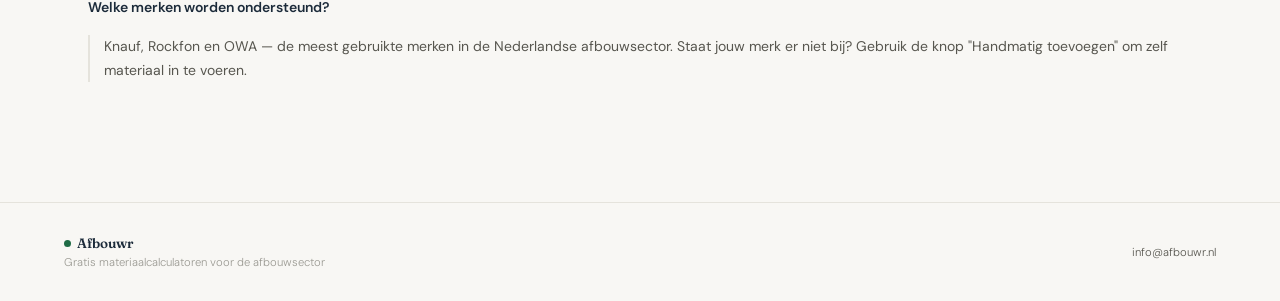
<file: systeemplafondCalculator/index.html>
<!DOCTYPE html>
<html lang="nl">
<head>
  <meta charset="UTF-8" />
  <meta name="viewport" content="width=device-width, initial-scale=1.0" />
  <title>Systeemplafond Calculator — Materiaal berekenen | Afbouwr</title>
  <meta name="description" content="Bereken gratis hoeveel plafondplaten, hoofd- en tussenprofielen, hoeklijn en kantlat je nodig hebt voor een systeemplafond. Ondersteunt 600×600 en 600×1200 systemen. Knauf, Rockfon, OWA." />
  <link rel="canonical" href="https://www.afbouwr.nl/systeemplafondCalculator/" />

  <!-- Open Graph -->
  <meta property="og:type"        content="website" />
  <meta property="og:url"         content="https://www.afbouwr.nl/systeemplafondCalculator/" />
  <meta property="og:title"       content="Systeemplafond Calculator — Materiaal berekenen | Afbouwr" />
  <meta property="og:description" content="Bereken gratis hoeveel plafondplaten, hoofd- en tussenprofielen, hoeklijn en kantlat je nodig hebt. Knauf, Rockfon, OWA — 600×600 en 600×1200." />
  <meta property="og:locale"      content="nl_NL" />

  <!-- Twitter Card -->
  <meta name="twitter:card"        content="summary" />
  <meta name="twitter:title"       content="Systeemplafond Calculator | Afbouwr" />
  <meta name="twitter:description" content="Gratis materiaalberekening voor systeemplafonds. Geen account vereist." />

  <link rel="stylesheet" href="../style.css?v=3.5" />

  <!-- JSON-LD Structured Data -->
  <script type="application/ld+json">
  {
    "@context": "https://schema.org",
    "@type": "WebApplication",
    "name": "Systeemplafond Calculator",
    "url": "https://www.afbouwr.nl/systeemplafondCalculator/",
    "description": "Gratis calculator voor systeemplafonds. Bereken plafondplaten, hoofd- en tussenprofielen, hoeklijn en kantlat voor 600×600 en 600×1200 systemen.",
    "applicationCategory": "BusinessApplication",
    "operatingSystem": "Web",
    "inLanguage": "nl-NL",
    "isAccessibleForFree": true,
    "offers": {
      "@type": "Offer",
      "price": "0",
      "priceCurrency": "EUR"
    },
    "publisher": {
      "@type": "Organization",
      "name": "Afbouwr",
      "url": "https://www.afbouwr.nl/",
      "email": "info@afbouwr.nl"
    },
    "featureList": [
      "600×600 systeem berekening",
      "600×1200 systeem berekening",
      "Knauf plafondplaten",
      "Rockfon plafondplaten",
      "OWA plafondplaten",
      "Hoofdprofielen berekening",
      "Tussenprofielen berekening",
      "Hoeklijn berekening",
      "Kantlat berekening",
      "Meerdere ruimtes per project"
    ]
  }
  </script>
</head>
<body class="has-nav">

  <site-nav back="true"></site-nav>

  <div class="app-wrapper">

    <!-- ── HEADER ── -->
    <header class="app-header">
      <div class="header-inner">
        <div class="brand">
          <span class="brand-icon">🔲</span>
          <div class="brand-text">
            <span class="brand-eyebrow">Materiaalcalculator</span>
            <h1>Systeemplafond</h1>
          </div>
        </div>
        <div class="header-rechts">
          <div class="project-invoer">
            <label for="project-naam">Projectnaam</label>
            <input type="text" id="project-naam" placeholder="bijv. Verbouwing Kantoor A" autocomplete="off" />
          </div>
          <button class="btn btn-reset" id="btn-alles-reset">↺ Alles wissen</button>
        </div>
      </div>
    </header>

    <main class="main-content">

      <!-- ── INVOER KAART ── -->
      <section class="card input-card">
        <h2 class="card-title">Ruimte invoer</h2>

        <div class="form-grid">

          <!-- Systeemtype -->
          <div class="form-group form-group-span">
            <label>Systeemtype</label>
            <div class="btn-group-compact">
              <button class="btn" data-system="600x600" aria-pressed="false">600×600 systeem</button>
              <button class="btn" data-system="600x1200" aria-pressed="false">600×1200 systeem</button>
            </div>
          </div>

          <!-- Kleur profielen -->
          <div class="form-group form-group-span">
            <label>Kleur profielen &amp; hoeklijn</label>
            <div class="btn-group-compact">
              <button class="btn active" data-kleur="wit" aria-pressed="true">
                <span class="kleur-swatch kleur-swatch-wit"></span>Wit
              </button>
              <button class="btn" data-kleur="zwart" aria-pressed="false">
                <span class="kleur-swatch kleur-swatch-zwart"></span>Zwart
              </button>
            </div>
          </div>

        </div>

        <!-- ── Scheidingslijn ── -->
        <div class="sectie-scheiding sectie-scheiding-lg">
          <span>Materiaalspecificatie</span>
        </div>

        <!-- ── Plafondplaat merk/type ── -->
        <div class="form-grid">
          <div class="form-group form-group-span">
            <label for="plaat-merk">
              Plafondplaat — merk / type
              <span class="optioneel-tag">optioneel</span>
            </label>
            <select id="plaat-merk">
              <!-- ingevuld via products.js -->
            </select>
            <!-- JS beheert display via style.display — geen hidden class -->
            <input
              type="text"
              id="plaat-merk-anders"
              class="input-sub"
              placeholder="Typ merk / type…"
              autocomplete="off"
            />
          </div>
        </div>

        <!-- ── Invoer: 1 rij ── -->
        <div class="invoer-rij">

          <!-- Omschrijving -->
          <div class="form-group">
            <label for="ruimte-naam">Omschrijving</label>
            <input type="text" id="ruimte-naam" placeholder="bijv. Kantoor, Gang" value="Ruimte 1" />
          </div>

          <!-- Invoermethode -->
          <div class="form-group">
            <label>Invoermethode</label>
            <div class="radio-rij">
              <label>
                <input type="radio" name="input-mode" value="sqm" checked />
                m²
              </label>
              <label>
                <input type="radio" name="input-mode" value="dimensions" />
                L × B
              </label>
            </div>
          </div>

          <!-- m² invoer — zichtbaar bij start, JS schakelt om -->
          <div class="form-group" id="sqm-input-group">
            <label for="vierkante-meters">Oppervlakte (m²)</label>
            <input type="number" id="vierkante-meters" min="0.1" step="0.5" placeholder="bijv. 20" />
          </div>

          <!-- L×B invoer — JS beheert display -->
          <div class="form-group" id="lengte-input-group" style="display:none;">
            <label for="lengte">Lengte (m)</label>
            <input type="number" id="lengte" min="0.1" step="0.1" placeholder="bijv. 5" />
          </div>

          <div class="form-group" id="breedte-input-group" style="display:none;">
            <label for="breedte">Breedte (m)</label>
            <input type="number" id="breedte" min="0.1" step="0.1" placeholder="bijv. 4" />
          </div>

          <div class="form-group derived" id="berekende-sqm-group" style="display:none;">
            <label>Berekend</label>
            <div class="derived-value" id="berekende-sqm">—</div>
          </div>

          <!-- Omtrek -->
          <div class="form-group">
            <label for="strekkende-meters">Omtrek / Randlengte (m)</label>
            <input type="number" id="strekkende-meters" min="0.1" step="0.5" placeholder="bijv. 18" />
          </div>

        </div>

        <div class="card-actions">
          <button class="btn btn-primary" id="btn-toevoegen" disabled>+ Toevoegen aan lijst</button>
          <span class="calc-status" id="calc-status" role="status" aria-live="polite" aria-atomic="true"></span>
        </div>
      </section>

      <!-- ── RESULTATEN — JS beheert display via style.display ── -->
      <section class="results-section" id="results-section" style="display:none;">

        <!-- Ruimteoverzicht -->
        <div class="table-card overzicht-card">
          <div class="table-header">
            <h3>Ruimteoverzicht</h3>
            <span class="table-count" id="count-ruimtes">0 ruimtes</span>
          </div>
          <div class="table-wrapper">
            <table id="ruimtes-table">
              <thead>
                <tr>
                  <th>Omschrijving</th>
                  <th>Systeem</th>
                  <th>Plaat</th>
                  <th>Kleur prof.</th>
                  <th>m²</th>
                  <th>Omtrek (m)</th>
                  <th>Platen</th>
                  <th>H-profiel</th>
                  <th>T-1200</th>
                  <th>T-600</th>
                  <th>Hoeklijn</th>
                  <th>Kantlat</th>
                  <th></th>
                </tr>
              </thead>
              <tbody id="ruimtes-tbody">
                <tr class="empty-row"><td colspan="13">Nog geen ruimtes toegevoegd</td></tr>
              </tbody>
              <tfoot>
                <tr>
                  <td class="totaal-label" colspan="4">Totaal</td>
                  <td class="totaal-val num" id="total-sqm">0</td>
                  <td class="totaal-val num" id="total-omtrek">0</td>
                  <td class="tfoot-hint" colspan="6">zie totaaloverzicht ↓</td>
                  <td></td>
                </tr>
              </tfoot>
            </table>
          </div>
        </div>

        <!-- Totaaloverzicht materialen -->
        <div class="table-card totalen-card">
          <div class="table-header">
            <h3>Totaaloverzicht <span class="tag">per product</span></h3>
            <div class="table-header-actions">
              <button class="btn btn-outline btn-sm" id="btn-afdrukken">⎙ Afdrukken</button>
              <button class="btn btn-outline btn-sm" id="btn-pdf">↓ PDF</button>
            </div>
          </div>
          <div class="table-wrapper">
            <table>
              <thead>
                <tr>
                  <th>Materiaal</th>
                  <th>Merk / type</th>
                  <th>Maat</th>
                  <th>Kleur</th>
                  <th>Aantal</th>
                  <th>Eenheid</th>
                </tr>
              </thead>
              <tbody id="tbody-totalen"></tbody>
            </table>
          </div>
        </div>

        <!-- Handmatig materiaal toevoegen -->
        <div class="table-card no-print">
          <div class="table-header">
            <h3>Handmatig materiaal toevoegen</h3>
          </div>
          <div class="handmatig-invoer">
            <div class="handmatig-rij">
              <div class="handmatig-label">Materiaal</div>
              <input type="text"   id="extra-omschrijving" placeholder="Omschrijving" class="input-breed" />
              <input type="number" id="extra-aantal"       placeholder="Aantal" min="0" step="1" />
              <input type="text"   id="extra-eenheid"      placeholder="Eenheid" />
            </div>
            <div class="handmatig-actie">
              <button class="btn btn-primary" id="btn-handmatig-add">+ Toevoegen</button>
              <span class="handmatig-hint">Voeg extra materialen toe aan het totaaloverzicht</span>
            </div>
            <div id="handmatig-lijst" class="handmatig-lijst-mobiel"></div>
          </div>
        </div>

      </section>

    </main>

    <!-- ── INFO / SEO / FAQ ── -->
    <aside class="info-sectie no-print" aria-label="Uitleg en veelgestelde vragen">

      <section class="info-blok">
        <h2>Hoe werkt de systeemplafond calculator?</h2>
        <p>
          Voer per ruimte de breedte, lengte en omtrek in. De calculator bepaalt automatisch
          hoeveel plafondplaten, hoofdprofielen (H-profielen), tussenprofielen (T-1200 en T-600),
          hoeklijn en kantlat je nodig hebt. Je kunt meerdere ruimtes toevoegen en het resultaat
          per product afdrukken of exporteren.
        </p>
        <p>
          Alle berekeningen houden rekening met het gekozen systeemtype: bij een
          <strong>600×600 systeem</strong> liggen de T-600-profielen dwars op de T-1200-profielen.
          Bij een <strong>600×1200 systeem</strong> vervallen de T-600-profielen volledig.
          De omtrek bepaalt de hoeveelheid hoeklijn en kantlat.
        </p>
      </section>

      <section class="info-blok">
        <h2>Welke materialen berekent de tool?</h2>
        <ul>
          <li><strong>Plafondplaten</strong> — Knauf (Sahara, Feria, Perla OP, Tatra), Rockfon (Krios, Lithos, Pallas, Black, Color-all) en OWA (Harmony, Sandila, Sternbild, Sinfonia, Brillianto, Cosmos). Ook gipsvinyl wit en zwart.</li>
          <li><strong>Hoofdprofielen (H-profiel)</strong> — de dragende profielen die op de draden of rails hangen, hart-op-hart 1200 mm.</li>
          <li><strong>Tussenprofielen T-1200</strong> — koppelen de hoofdprofielen aan elkaar, hart-op-hart 600 mm.</li>
          <li><strong>Tussenprofielen T-600</strong> — alleen bij 600×600 systeem, hart-op-hart 600 mm dwars.</li>
          <li><strong>Hoeklijn</strong> — wandprofiel rondom de ruimte voor de afwerking aan de wand.</li>
          <li><strong>Kantlat</strong> — alternatief voor hoeklijn, afhankelijk van de afwerking.</li>
        </ul>
      </section>

      <section class="info-blok">
        <h2>Veelgestelde vragen</h2>
        <dl class="faq-lijst">
          <dt>Hoeveel plafondplaten heb ik nodig voor 600×600?</dt>
          <dd>Per m² heb je bij een 600×600 systeem 2,78 platen nodig (1 m² / 0,36 m² per plaat). De calculator rondt altijd naar boven af.</dd>

          <dt>Wat is het verschil tussen een 600×600 en 600×1200 systeem?</dt>
          <dd>Bij een 600×1200 systeem zijn de platen twee keer zo groot (0,72 m²). Er zijn geen T-600 tussenprofielen nodig, wat de montage sneller maakt. Een 600×600 systeem geeft meer flexibiliteit bij onregelmatige ruimtes.</dd>

          <dt>Hoe bereken ik de omtrek van een ruimte?</dt>
          <dd>Tel de lengten van alle wanden bij elkaar op: (lengte + breedte) × 2. Voor een ruimte van 6 × 4 meter is de omtrek (6 + 4) × 2 = 20 meter. Voer dit in als randlengte.</dd>

          <dt>Kan ik meerdere ruimtes in één project berekenen?</dt>
          <dd>Ja. Voeg elke ruimte afzonderlijk toe. Het totaaloverzicht telt alle ruimtes automatisch op per producttype en merk.</dd>

          <dt>Welke merken worden ondersteund?</dt>
          <dd>Knauf, Rockfon en OWA — de meest gebruikte merken in de Nederlandse afbouwsector. Staat jouw merk er niet bij? Gebruik de knop "Handmatig toevoegen" om zelf materiaal in te voeren.</dd>
        </dl>
      </section>

    </aside>

  </div>

  <site-footer></site-footer>

  <script src="../components.js?v=3.5"></script>
  <script src="../products.js?v=1"></script>
  <script src="app.js?v=20260305"></script>
</body>
</html>
</file>
<file: style.css>
/* ==========================================================================
   AFBOUWR — Uniforme stijl v3.3
   Van toepassing op:
     • afbouwr.nl                    (hub)
     • metalstud.afbouwr.nl          (Metalstud Wand)
     • systeemplafond.afbouwr.nl     (Systeemplafond)

   Gebruik:
   Fase 1:  <link rel="stylesheet" href="style.css?v=3.0">
   Fase 2:  <link rel="stylesheet" href="https://cdn.jsdelivr.net/gh/afbouwr/shared@main/style.css">
   ========================================================================== */

/* ── FONT IMPORT ── */
@import url('https://fonts.googleapis.com/css2?family=Fraunces:ital,opsz,wght@0,9..144,400;0,9..144,600;1,9..144,400&family=DM+Sans:wght@300;400;500;600&display=swap');

/* ── RESET ── */
*, *::before, *::after { box-sizing: border-box; margin: 0; padding: 0; }

/* ── TOKENS ── */
:root {
  /* Achtergrond */
  --bg:           #F8F7F4;
  --surface:      #FFFFFF;
  --surface-2:    #F2F1ED;

  /* Tekst */
  --ink:          #1C2B3A;
  --ink-2:        #57564F;
  --ink-3:        #9B9A93;

  /* Accent groen */
  --accent:       #1F6B45;
  --accent-light: #EDF4EF;
  --accent-dark:  #174D32;

  /* Fout / gevaar / waarschuwing */
  --error:        #D94F4F;
  --error-light:  #FEF2F2;
  --warning:      #C8571B;

  /* Oppervlakken */
  --surface-hover: #FAFAF8;

  /* Randen */
  --border:       #E5E3DC;
  --border-2:     #CECCBF;

  /* Status badges */
  --live-bg:   #DCF0E5; --live-ink:   #1A5C38;
  --soon-bg:   #F5F0E8; --soon-ink:   #8A6A30;
  --plan-bg:   #F0F0EE; --plan-ink:   #7A7A72;
  --future-bg: #F3EEF8; --future-ink: #5E3B82;
  --now-bg:    #DDEEFF; --now-ink:    #1A3F7A;

  /* Typografie */
  --font:         'DM Sans', -apple-system, BlinkMacSystemFont, 'Segoe UI', sans-serif;
  --font-display: 'Fraunces', Georgia, serif;
  --mono:         'SF Mono', 'Fira Code', 'Menlo', monospace;

  /* Radius */
  --r-sm: 8px;
  --r:    12px;
  --r-lg: 16px;

  /* Schaduwen */
  --shadow:    0 2px 12px rgba(28,43,58,.08), 0 1px 3px rgba(28,43,58,.04);
  --shadow-lg: 0 8px 32px rgba(28,43,58,.10), 0 2px 8px rgba(28,43,58,.05);

  --ease: cubic-bezier(.4, 0, .2, 1);

  /* Breakpoints — referentie
     Let op: CSS-variabelen zijn niet bruikbaar in @media-queries.
     Gebruik de px-waarden direct in @media; synchroniseer met deze tokens.
     --bp-lg  →  800px  tablet:       grids worden 2-koloms
     --bp-md  →  640px  mobiel:       header stapelt, navigatie verborgen
     --bp-sm  →  480px  klein mobiel: alles 1-koloms
  */
  --bp-lg: 800px;
  --bp-md: 640px;
  --bp-sm: 480px;

  /* Lay-out breedtes */
  --width-max: 1200px;  /* maximale inhoudsbreedte app/hub wrapper */
}

/* ── BASE ── */
html { font-size: 15px; scroll-behavior: smooth; -webkit-font-smoothing: antialiased; overflow-x: hidden; }

body {
  font-family: var(--font);
  background: var(--bg);
  color: var(--ink);
  line-height: 1.5;
  min-height: 100vh;
  -webkit-font-smoothing: antialiased;
  overflow-x: hidden;
}

/* Subtiele ruis-textuur */
body::before {
  content: '';
  position: fixed; inset: 0; z-index: 0; pointer-events: none;
  opacity: .018;
  background-image: url("data:image/svg+xml,%3Csvg viewBox='0 0 200 200' xmlns='http://www.w3.org/2000/svg'%3E%3Cfilter id='n'%3E%3CfeTurbulence type='fractalNoise' baseFrequency='0.85' numOctaves='4' stitchTiles='stitch'/%3E%3C/filter%3E%3Crect width='100%25' height='100%25' filter='url(%23n)'/%3E%3C/svg%3E");
  background-size: 160px;
}

/* ==========================================================================
   TYPOGRAFIE
   ========================================================================== */

h1, h2, h3, h4 {
  font-family: var(--font-display);
  font-weight: 400;
  line-height: 1.15;
  letter-spacing: -.01em;
  color: var(--ink);
}

/* Calculator titels gebruiken body font (compacter) */
.card-title,
.table-header h3,
.section-sub,
.results-group-title,
.handmatig-titel {
  font-family: var(--font);
}

h1 em, h2 em { font-style: italic; color: var(--accent); }

p { font-size: .93rem; color: var(--ink-2); line-height: 1.65; font-weight: 300; }

code {
  font-family: var(--mono);
  font-size: .82em;
  background: var(--surface-2);
  padding: .1em .4em;
  border-radius: 4px;
}

/* ==========================================================================
   NAVIGATIE
   ========================================================================== */

.nav {
  position: fixed; top: 0; left: 0; right: 0; z-index: 200;
  height: 56px;
  display: flex; align-items: center; justify-content: space-between;
  padding: 0 clamp(1rem, 4vw, 2.5rem);
  background: rgba(248,247,244,.93);
  backdrop-filter: blur(16px);
  -webkit-backdrop-filter: blur(16px);
  border-bottom: 1px solid var(--border);
}

.nav-logo {
  font-family: var(--font-display);
  font-size: 1.15rem; font-weight: 600; letter-spacing: -.01em;
  color: var(--ink); text-decoration: none;
  display: flex; align-items: center; gap: .45rem;
}

.nav-logo-dot {
  width: 7px; height: 7px; border-radius: 50%;
  background: var(--accent); flex-shrink: 0;
}

.nav-links { display: flex; align-items: center; gap: 1.5rem; list-style: none; }
.nav-links a { font-size: .85rem; color: var(--ink-2); text-decoration: none; transition: color .15s; }
.nav-links a:hover { color: var(--ink); }

.nav-back {
  font-size: .82rem; color: var(--ink-2); text-decoration: none;
  display: flex; align-items: center; gap: .35rem;
  transition: color .15s, gap .15s;
}
.nav-back:hover { color: var(--ink); gap: .5rem; }

.nav-back-row {
  display: flex; align-items: center; gap: 1.5rem;
}

.nav-account-link {
  font-size: .82rem; color: var(--ink-2); text-decoration: none;
  padding: 4px 12px; border: 1.5px solid var(--border); border-radius: 20px;
  transition: color .15s, border-color .15s;
}
.nav-account-link:hover { color: var(--ink); border-color: var(--ink-3); }
.nav-account-link.ingelogd { border-color: var(--accent); color: var(--accent); }

body.has-nav { padding-top: 56px; }

/* ==========================================================================
   APP WRAPPER — gedeeld door alle calculatoren
   ========================================================================== */

.app-wrapper {
  max-width: var(--width-max);
  margin: 0 auto;
  padding: 0 clamp(1rem, 3vw, 24px) 60px;
  position: relative;
  z-index: 1;
}

/* ==========================================================================
   APP HEADER
   ========================================================================== */

.app-header {
  padding: 28px 0 20px;
  border-bottom: 1px solid var(--border);
  margin-bottom: 28px;
}

.header-inner {
  display: flex; align-items: center; justify-content: space-between;
  gap: 16px; flex-wrap: wrap;
}

.brand { display: flex; align-items: center; gap: 14px; }

.brand-icon {
  width: 42px; height: 42px;
  background: var(--ink); color: white;
  font-size: 18px;
  display: grid; place-items: center;
  border-radius: 10px; flex-shrink: 0;
}

.brand-text { display: flex; flex-direction: column; gap: 1px; }

.brand-eyebrow {
  font-size: 10px; font-weight: 600;
  color: var(--ink-3);
  text-transform: uppercase; letter-spacing: .1em;
  line-height: 1;
}

.brand h1 {
  font-size: 1.35rem; font-weight: 600;
  letter-spacing: -.02em; line-height: 1.1;
}

.brand-sub { font-size: 13px; color: var(--ink-3); margin-top: 2px; font-weight: 300; }

/* ==========================================================================
   PROJECTNAAM INVOER
   ========================================================================== */

.header-rechts {
  display: flex; flex-direction: column; align-items: flex-end; gap: 8px;
}

.project-invoer { display: flex; flex-direction: column; gap: 5px; align-items: flex-end; }

.project-invoer label {
  font-size: 11px; font-weight: 600; color: var(--ink-3);
  text-transform: uppercase; letter-spacing: .6px;
}

.project-invoer input {
  height: 38px; padding: 0 14px;
  border: 1.5px solid var(--border); border-radius: var(--r-sm);
  font-family: var(--font); font-size: 15px; font-weight: 500;
  color: var(--ink); background: var(--surface);
  width: 280px; outline: none;
  transition: border-color .15s, box-shadow .15s;
}

.project-invoer input:focus {
  border-color: var(--accent);
  box-shadow: 0 0 0 3px rgba(31,107,69,.12);
}

.project-invoer input::placeholder { color: var(--ink-3); font-weight: 400; }

.btn-reset {
  height: 34px; padding: 0 14px; border-radius: var(--r-sm);
  border: 1.5px solid var(--error); background: white; color: var(--error);
  font-family: var(--font); font-size: 12px; font-weight: 500;
  cursor: pointer; white-space: nowrap; transition: all .15s;
}
.btn-reset:hover { background: var(--error-light); }

/* ==========================================================================
   KAARTEN
   ========================================================================== */

.card {
  background: var(--surface);
  border: 1px solid var(--border);
  border-radius: var(--r);
  padding: 24px;
  box-shadow: var(--shadow);
}

.card-title {
  font-size: 1rem; font-weight: 600;
  letter-spacing: -.01em; margin-bottom: 20px; color: var(--ink);
}

.section-sub {
  font-size: 12px; font-weight: 600; color: var(--ink-2);
  text-transform: uppercase; letter-spacing: .6px;
  margin-bottom: 14px; padding-top: 18px;
  border-top: 1px solid var(--border);
}

.card-actions {
  margin-top: 20px; display: flex; align-items: center; gap: 12px;
}

/* ==========================================================================
   FORM GRID & INVOER
   ========================================================================== */

.form-grid {
  display: grid;
  grid-template-columns: repeat(auto-fill, minmax(200px, 1fr));
  gap: 14px;
  align-items: start;
}

.form-group { display: flex; flex-direction: column; gap: 6px; }

.form-group label {
  font-size: 12px; font-weight: 500; color: var(--ink-2);
  text-transform: uppercase; letter-spacing: .4px;
}

.info-icon {
  display: inline-block;
  font-size: 11px;
  color: var(--ink-3, #aaa);
  cursor: help;
  text-transform: none;
  letter-spacing: 0;
  vertical-align: middle;
}

/* Uniforme input */
.form-group input,
.form-group select,
.input-field {
  height: 40px; padding: 0 12px;
  border: 1.5px solid var(--border); border-radius: var(--r-sm);
  font-family: var(--font); font-size: 14px; color: var(--ink);
  background: var(--surface); outline: none;
  appearance: none; -webkit-appearance: none;
  transition: border-color .15s, box-shadow .15s;
  width: 100%;
}

.form-group input:focus,
.form-group select:focus,
.input-field:focus {
  border-color: var(--accent);
  box-shadow: 0 0 0 3px rgba(31,107,69,.12);
}

.form-group input::placeholder,
.input-field::placeholder { color: var(--ink-3); }

/* Inline validatiefouten */
.form-group input.invalid,
.form-group select.invalid {
  border-color: var(--error) !important;
}
.form-group input.invalid:focus,
.form-group select.invalid:focus {
  box-shadow: 0 0 0 3px rgba(217,79,79,.15);
}
.field-error-msg {
  font-size: 11px;
  color: var(--error);
  line-height: 1.3;
}

/* Select pijl */
.form-group select {
  background-image: url("data:image/svg+xml,%3Csvg xmlns='http://www.w3.org/2000/svg' width='12' height='8' viewBox='0 0 12 8'%3E%3Cpath d='M1 1l5 5 5-5' stroke='%239B9A93' stroke-width='1.5' fill='none' stroke-linecap='round'/%3E%3C/svg%3E");
  background-repeat: no-repeat;
  background-position: right 12px center;
  padding-right: 32px;
  cursor: pointer;
}

/* Afgeleide waarde (readonly display) */
.form-group.derived .derived-value {
  height: 40px; padding: 0 12px;
  border: 1.5px solid var(--border); border-radius: var(--r-sm);
  font-size: 13px; font-weight: 600;
  color: var(--accent); background: var(--accent-light);
  display: flex; align-items: center;
  font-family: var(--mono);
}

/* Input mode radio (systeemplafond) */
.input-mode-toggle {
  display: flex; flex-direction: column; gap: 8px;
  margin-bottom: 0; padding-bottom: 0; border: none;
}

.radio-label {
  display: flex; align-items: center; gap: 8px;
  cursor: pointer; font-size: 13px; color: var(--ink);
  font-family: var(--font); font-weight: 400;
}
.radio-label input[type="radio"] {
  width: 15px; height: 15px; cursor: pointer; accent-color: var(--accent);
}

/* Extra opties */
.extra-opties { margin-top: 20px; }
.extra-opties.hidden { display: none; }

/* ==========================================================================
   GEDEELDE CALCULATOR PATRONEN
   ========================================================================== */

/* Compacte keuze-knoppen (systeemtype, kleur, variant) */
.btn-group-compact {
  display: flex;
  gap: 10px;
  width: fit-content;
  margin-top: 4px;
}
.btn-group-compact .btn {
  flex: none;
  height: 38px;
  padding: 0 20px;
  border: 1.5px solid var(--border);
  background: var(--surface);
  color: var(--ink);
  font-size: 14px;
  min-width: 130px;
}
.btn-group-compact .btn.active {
  background: var(--accent);
  color: white;
  border-color: var(--accent);
}
.btn-group-compact .btn:hover:not(.active) {
  border-color: var(--border-2);
}

/* Kleur-swatch in knop */
.kleur-swatch {
  display: inline-block;
  width: 11px; height: 11px;
  border-radius: 2px;
  vertical-align: middle;
  margin-right: 6px;
  flex-shrink: 0;
}
.kleur-swatch-wit   { background: var(--surface);  border: 1.5px solid var(--border-2); }
.kleur-swatch-zwart { background: var(--ink);      border: 1.5px solid var(--ink); }

/* Radio-keuze kolom */
.radio-rij {
  display: flex;
  flex-direction: column;
  gap: 7px;
  padding-top: 2px;
}
.radio-rij label {
  display: flex;
  align-items: center;
  gap: 7px;
  font-size: 13px;
  color: var(--ink);
  cursor: pointer;
  white-space: nowrap;
}
.radio-rij input[type="radio"] {
  width: 15px; height: 15px;
  accent-color: var(--accent);
  cursor: pointer;
  flex-shrink: 0;
}

/* Verticale ruimte tussen blokken binnen een invoerkaart */
.input-card .form-grid + .form-grid,
.input-card .form-grid + .invoer-rij,
.input-card .invoer-rij + .form-grid,
.input-card .sectie-scheiding + .form-grid,
.input-card .sectie-scheiding + .invoer-rij {
  margin-top: 20px;
}

/* Spacing tussen form-groups in de account-kaart */
/*
.card .form-group + .form-group {
  margin-top: 16px;
}
*/

/* Invoer-rij: omschrijving + methode + maten op één rij */
.invoer-rij {
  display: grid;
  grid-template-columns: 1fr auto 1fr 1fr;
  gap: 14px;
  align-items: start;
}

/* Vrij invoerveld dat na een select verschijnt (bijv. merk-anders) */
.input-sub {
  display: none;
  margin-top: 8px;
}
.input-sub.visible {
  display: block;
}

/* Sectie-scheiding met extra marge (boven materiaalspecificatie) */
.sectie-scheiding-lg {
  margin: 20px 0 16px;
}

/* Tfoot hint-cel (bijv. 'zie totaaloverzicht ↓') */
.tfoot-hint {
  text-align: center;
  color: var(--ink-3);
  font-size: 12px;
  font-weight: 400;
}

/* ==========================================================================
   SPECS GRID (metalstud — vaste kolom-indeling)
   ========================================================================== */

.specs-grid { display: flex; flex-direction: column; gap: 14px; }

.specs-rij { display: grid; grid-template-columns: repeat(3, 1fr); gap: 14px; }
.specs-rij-2col { grid-template-columns: repeat(2, 1fr); }
.specs-rij-1col { grid-template-columns: 1fr; max-width: 220px; }
#gips-select-groep { grid-template-columns: repeat(4, 1fr); }

/* VU inline */
.vu-inline { display: flex; gap: 8px; align-items: center; }
.vu-inline select,
.vu-inline input {
  flex: 1; height: 40px; padding: 0 10px;
  border: 1.5px solid var(--border); border-radius: var(--r-sm);
  font-family: var(--font); font-size: 14px; color: var(--ink);
  background: var(--surface); outline: none;
  transition: border-color .15s; appearance: none; -webkit-appearance: none;
}
.vu-inline select {
  background-image: url("data:image/svg+xml,%3Csvg xmlns='http://www.w3.org/2000/svg' width='12' height='8' viewBox='0 0 12 8'%3E%3Cpath d='M1 1l5 5 5-5' stroke='%239B9A93' stroke-width='1.5' fill='none' stroke-linecap='round'/%3E%3C/svg%3E");
  background-repeat: no-repeat; background-position: right 10px center; padding-right: 28px;
}
.vu-inline select:focus,
.vu-inline input:focus { border-color: var(--accent); box-shadow: 0 0 0 3px rgba(31,107,69,.12); }

.label-optioneel { display: flex; align-items: center; gap: 8px; }
.optioneel-tag {
  font-size: 10px; font-weight: 600; color: var(--ink-3);
  background: var(--bg); border: 1px solid var(--border);
  padding: 1px 7px; border-radius: 10px;
  text-transform: uppercase; letter-spacing: .4px;
}
.form-group-span { grid-column: 1 / -1; }

/* Sectie scheiding */
.sectie-scheiding {
  display: flex; align-items: center; gap: 14px;
  margin: 8px 0 4px; color: var(--ink-3);
  font-size: 11px; font-weight: 600;
  text-transform: uppercase; letter-spacing: .7px;
}
.sectie-scheiding::before,
.sectie-scheiding::after { content: ''; flex: 1; height: 1px; background: var(--border); }

/* ==========================================================================
   KNOPPEN
   ========================================================================== */

.btn {
  display: inline-flex; align-items: center; justify-content: center; gap: .4rem;
  font-family: var(--font); font-size: 14px; font-weight: 500;
  height: 40px; padding: 0 18px;
  border-radius: var(--r-sm); border: 1.5px solid transparent;
  cursor: pointer; text-decoration: none; white-space: nowrap;
  transition: transform .15s var(--ease), box-shadow .15s, opacity .15s, background .15s;
  line-height: 1;
}
.btn:hover  { transform: translateY(-1px); }
.btn:active { transform: scale(.98); }

.btn-primary {
  background: var(--accent); color: var(--surface); border-color: var(--accent);
  box-shadow: 0 2px 8px rgba(31,107,69,.22);
}
.btn-primary:hover:not(:disabled) { box-shadow: 0 4px 14px rgba(31,107,69,.32); }
.btn-primary:disabled { opacity: .4; cursor: not-allowed; transform: none; }

.btn-secondary {
  background: var(--surface); color: var(--accent); border-color: var(--accent);
}
.btn-secondary:hover { background: var(--accent-light); }

.btn-dark { background: var(--ink); color: var(--surface); border-color: var(--ink); }
.btn-dark:hover { opacity: .85; }

.btn-outline { background: transparent; color: var(--ink); border-color: var(--border-2); }
.btn-outline:hover { border-color: var(--ink-2); }

/* Systeem-keuze knoppen (systeemplafond) */
.button-group { display: flex; gap: 10px; width: 100%; }
.button-group .btn {
  flex: 1; height: 42px;
  border: 1.5px solid var(--border);
  background: var(--surface); color: var(--ink); font-size: 14px;
}
.button-group .btn.active {
  background: var(--ink); color: white; border-color: var(--ink);
}
.button-group .btn:hover:not(.active) { border-color: var(--border-2); }
/* btn-system alias */
.btn-system { /* inherits .btn + .button-group .btn */ }

/* Calc status */
.calc-status { font-size: 13px; color: var(--ink-3); transition: color .2s; }
.calc-status.calculating { color: var(--warning); }
.calc-status.ready       { color: var(--accent); }
.calc-status.error       { color: var(--error); }

/* Maten */
.btn-sm { font-size: .8rem; height: 34px; padding: 0 12px; }
.btn-lg { font-size: .9rem; height: 44px; padding: 0 22px; }
.btn-full { width: 100%; }

/* Delete knop in tabel */
.btn-delete,
.btn-delete-room {
  background: none; border: none; cursor: pointer;
  color: var(--ink-3); font-size: 15px;
  padding: 3px 7px; border-radius: 4px;
  transition: color .15s, background .15s; line-height: 1;
}
.btn-delete:hover,
.btn-delete-room:hover { color: var(--error); background: rgba(217,79,79,.08); }

/* Tabel acties balk */
.table-actions {
  display: flex; gap: 12px; margin-top: 18px;
  padding-top: 18px; border-top: 1px solid var(--border);
  flex-wrap: wrap;
}

/* ==========================================================================
   RESULTATEN SECTIE
   ========================================================================== */

.results-section { margin-top: 28px; display: flex; flex-direction: column; gap: 18px; }

.table-card {
  background: var(--surface);
  border: 1px solid var(--border);
  border-radius: var(--r);
  overflow: hidden;
  box-shadow: var(--shadow);
}

.totalen-card { border-width: 2px; }

.table-header {
  display: flex; align-items: center; justify-content: space-between;
  padding: 16px 20px 14px;
  border-bottom: 1px solid var(--border);
}

.table-header-actions {
  display: flex; align-items: center; gap: 6px;
}

.table-header h3 {
  font-size: 14px; font-weight: 600; letter-spacing: -.01em;
  display: flex; align-items: center; gap: 10px; color: var(--ink);
}

.tag {
  font-size: 11px; font-weight: 500; color: var(--ink-3);
  background: var(--bg); padding: 2px 8px;
  border-radius: 20px; border: 1px solid var(--border);
  letter-spacing: .3px; text-transform: uppercase;
}

.table-count { font-size: 13px; color: var(--ink-3); }

/* ==========================================================================
   TABEL
   ========================================================================== */

.table-wrapper { overflow-x: auto; -webkit-overflow-scrolling: touch; }

table { width: 100%; border-collapse: collapse; font-size: 13.5px; }

thead th {
  padding: 10px 16px;
  text-align: right;
  font-size: 11px; font-weight: 600;
  color: var(--ink-2); text-transform: uppercase; letter-spacing: .5px;
  background: var(--surface-2); border-bottom: 1px solid var(--border);
  white-space: nowrap;
}
thead th:first-child { text-align: left; }

tbody td {
  padding: 11px 16px;
  border-bottom: 1px solid var(--border);
  color: var(--ink-2); text-align: right; font-weight: 300;
}
tbody td:first-child { text-align: left; color: var(--ink); font-weight: 500; }
tbody tr:last-child td { border-bottom: none; }
tbody tr:hover td { background: var(--surface-hover); }

.empty-row td {
  text-align: center; color: var(--ink-3);
  padding: 28px 16px; font-size: 13px;
}

tfoot tr { background: var(--surface-2); border-top: 2px solid var(--border); }
tfoot td {
  padding: 10px 16px; font-size: 13px; font-weight: 600;
  color: var(--ink-2); white-space: nowrap; text-align: right;
}
tfoot td.totaal-label { color: var(--ink); font-weight: 600; text-align: left; }
tfoot td.totaal-val   { color: var(--ink); font-family: var(--mono); }

tr.totaal-categorie-header td {
  background: var(--surface-2); color: var(--ink-2);
  font-size: 11px; font-weight: 700;
  text-transform: uppercase; letter-spacing: .7px;
  padding: 7px 16px; text-align: left !important;
}

tr.extra-rij td { color: var(--ink-2); font-style: italic; }
tr.extra-rij td:first-child { font-style: normal; color: var(--ink); }

/* Affiliate links in tabellen */
.affiliate-link {
  color: var(--accent);
  text-decoration: none;
  font-weight: inherit;
}
.affiliate-link:hover { text-decoration: underline; }

.num { font-family: var(--mono); }

/* Select in tabel */
table select {
  padding: 6px 26px 6px 10px;
  border: 1.5px solid var(--border); border-radius: 6px;
  background: white; color: var(--ink);
  font-size: 13px; cursor: pointer;
  font-family: var(--font); transition: border-color .15s;
  appearance: none; -webkit-appearance: none;
  background-image: url("data:image/svg+xml,%3Csvg xmlns='http://www.w3.org/2000/svg' width='12' height='8' viewBox='0 0 12 8'%3E%3Cpath d='M1 1l5 5 5-5' stroke='%239B9A93' stroke-width='1.5' fill='none' stroke-linecap='round'/%3E%3C/svg%3E");
  background-repeat: no-repeat; background-position: right 8px center;
  width: 100%;
}
table select:focus { outline: none; border-color: var(--accent); box-shadow: 0 0 0 3px rgba(31,107,69,.1); }

/* ==========================================================================
   HANDMATIG INVOER
   ========================================================================== */

.handmatig-invoer {
  padding: 16px 20px 18px;
  display: flex; flex-direction: column; gap: 10px;
  border-top: 1px solid var(--border);
  background: var(--surface-2);
}

.handmatig-titel {
  font-size: 11px; font-weight: 600; color: var(--ink-2);
  text-transform: uppercase; letter-spacing: .6px;
}

.handmatig-rij {
  display: flex; align-items: center; gap: 10px; flex-wrap: wrap;
}

.handmatig-label {
  font-size: 12px; font-weight: 600; color: var(--ink-2);
  width: 72px; flex-shrink: 0;
  text-transform: uppercase; letter-spacing: .4px;
}

.handmatig-rij input,
.handmatig-rij .handmatig-select {
  height: 38px; padding: 0 12px;
  border: 1.5px solid var(--border); border-radius: var(--r-sm);
  font-family: var(--font); font-size: 14px; color: var(--ink);
  background: var(--surface); outline: none; flex: 1; min-width: 80px;
  transition: border-color .15s, box-shadow .15s;
  appearance: none; -webkit-appearance: none;
}
.handmatig-rij .input-breed { flex: 3; min-width: 140px; }
.handmatig-rij .handmatig-select {
  background-image: url("data:image/svg+xml,%3Csvg xmlns='http://www.w3.org/2000/svg' width='12' height='8' viewBox='0 0 12 8'%3E%3Cpath d='M1 1l5 5 5-5' stroke='%239B9A93' stroke-width='1.5' fill='none' stroke-linecap='round'/%3E%3C/svg%3E");
  background-repeat: no-repeat; background-position: right 10px center;
  padding-right: 28px; flex: 0 0 90px;
}
.handmatig-rij input:focus,
.handmatig-rij .handmatig-select:focus {
  border-color: var(--accent); box-shadow: 0 0 0 3px rgba(31,107,69,.12);
}


.invoer-of-scheiding {
  display: flex; align-items: center; gap: 10px;
  color: var(--ink-3); font-size: 12px; font-weight: 500; padding-left: 62px;
}
.invoer-of-scheiding::before,
.invoer-of-scheiding::after { content: ''; flex: 1; height: 1px; background: var(--border); }

.handmatig-actie { display: flex; align-items: center; gap: 12px; padding-top: 4px; }
.handmatig-hint  { font-size: 12px; color: var(--ink-3); }
.handmatig-hint em { font-style: italic; }

/* Mobiele lijstweergave voor handmatig toegevoegde materialen — desktop verborgen */
.handmatig-lijst-mobiel { display: none; }

.invoer-scheiding { height: 1px; background: var(--border); margin: 12px 0; }

/* ==========================================================================
   BADGES
   ========================================================================== */

.badge {
  display: inline-flex; align-items: center;
  font-size: .65rem; font-weight: 600;
  letter-spacing: .07em; text-transform: uppercase;
  padding: .22rem .6rem; border-radius: 20px;
  white-space: nowrap;
}
.badge-live    { background: var(--live-bg);   color: var(--live-ink); }
.badge-soon    { background: var(--soon-bg);   color: var(--soon-ink); }
.badge-planned { background: var(--plan-bg);   color: var(--plan-ink); }
.badge-future  { background: var(--future-bg); color: var(--future-ink); }
.badge-now     { background: var(--now-bg);    color: var(--now-ink); }
.badge-done    { background: var(--live-bg);   color: var(--live-ink); }

/* ==========================================================================
   HUB LAYOUT (afbouwr.nl landingspagina)
   ========================================================================== */

/* ── Hub wrapper ── */
.hub-wrapper {
  max-width: var(--width-max);
  margin: 0 auto;
  padding: 0 clamp(1rem, 3vw, 24px);
  position: relative;
  z-index: 1;
}

/* ── Hero ── */
.hero {
  padding: clamp(3rem, 8vw, 6rem) 0 clamp(2rem, 5vw, 4rem);
}

.hero-label {
  display: inline-flex;
  align-items: center;
  gap: 8px;
  font-size: 12px;
  font-weight: 600;
  color: var(--ink-3);
  text-transform: uppercase;
  letter-spacing: .08em;
  margin-bottom: 1.25rem;
}

.hero-label-dot {
  width: 6px; height: 6px;
  border-radius: 50%;
  background: var(--accent);
}

.hero-title {
  font-family: var(--font-display);
  font-size: clamp(2rem, 5vw, 3.2rem);
  font-weight: 400;
  letter-spacing: -.02em;
  line-height: 1.1;
  color: var(--ink);
  max-width: 620px;
  margin-bottom: 1.25rem;
}

.hero-title em {
  font-style: italic;
  color: var(--accent);
}

.hero-desc {
  font-size: .95rem;
  color: var(--ink-2);
  line-height: 1.7;
  max-width: 480px;
  font-weight: 300;
}

/* ── Hub secties ── */
.hub-section {
  padding: clamp(2rem, 5vw, 3.5rem) 0;
}

.hub-section + .hub-section {
  border-top: 1px solid var(--border);
}

.hub-section-head {
  margin-bottom: 24px;
}

.hub-section-eyebrow {
  display: block;
  font-size: 11px;
  font-weight: 600;
  color: var(--ink-3);
  text-transform: uppercase;
  letter-spacing: .1em;
  margin-bottom: .5rem;
}

.hub-section-title {
  font-family: var(--font-display);
  font-size: clamp(1.2rem, 2.5vw, 1.55rem);
  font-weight: 400;
  color: var(--ink);
  letter-spacing: -.01em;
}

/* ── Calculator kaarten grid ── */
.tools-grid {
  display: grid;
  grid-template-columns: repeat(auto-fill, minmax(300px, 1fr));
  gap: 16px;
}

.tool-card {
  background: var(--surface);
  border: 1px solid var(--border);
  border-radius: var(--r-lg);
  padding: 24px;
  box-shadow: var(--shadow);
  display: flex;
  flex-direction: column;
  gap: 12px;
  text-decoration: none;
  color: inherit;
  transition: transform .18s var(--ease), box-shadow .18s var(--ease), border-color .18s;
  position: relative;
}

.tool-card:hover {
  transform: translateY(-2px);
  box-shadow: var(--shadow-lg);
  border-color: var(--border-2);
}

.tool-card.inactive {
  pointer-events: none;
  opacity: .72;
}

.tool-card-top {
  display: flex;
  align-items: flex-start;
  justify-content: space-between;
  gap: 12px;
}

.tool-icon {
  width: 40px; height: 40px;
  border-radius: 10px;
  background: var(--surface-2);
  display: grid;
  place-items: center;
  font-size: 18px;
  flex-shrink: 0;
  border: 1px solid var(--border);
}

.tool-card.live .tool-icon {
  background: var(--accent-light);
  border-color: rgba(31,107,69,.15);
}

.tool-title {
  font-family: var(--font);
  font-size: .95rem;
  font-weight: 600;
  color: var(--ink);
  letter-spacing: -.01em;
  line-height: 1.25;
  flex: 1;
}

.tool-desc {
  font-size: .83rem;
  color: var(--ink-2);
  line-height: 1.6;
  font-weight: 300;
  margin: 0;
}

.tool-card-footer {
  display: flex;
  align-items: center;
  justify-content: space-between;
  margin-top: auto;
  padding-top: 12px;
  border-top: 1px solid var(--border);
}

.tool-meta {
  font-size: 11px;
  color: var(--ink-3);
  font-weight: 500;
}

.tool-arrow {
  font-size: 14px;
  color: var(--accent);
  opacity: 0;
  transform: translateX(-4px);
  transition: opacity .15s, transform .15s;
}

.tool-card:hover .tool-arrow {
  opacity: 1;
  transform: translateX(0);
}

/* ── Roadmap ── */
.roadmap-list {
  display: flex;
  flex-direction: column;
  border: 1px solid var(--border);
  border-radius: var(--r);
  overflow: hidden;
  background: var(--surface);
  box-shadow: var(--shadow);
}

.roadmap-item {
  display: flex;
  align-items: center;
  gap: 16px;
  padding: 16px 20px;
  border-bottom: 1px solid var(--border);
}

.roadmap-item:last-child {
  border-bottom: none;
}

.roadmap-icon {
  width: 34px; height: 34px;
  border-radius: 8px;
  background: var(--surface-2);
  display: grid;
  place-items: center;
  font-size: 15px;
  flex-shrink: 0;
  border: 1px solid var(--border);
}

.roadmap-info { flex: 1; }

.roadmap-title {
  font-size: .88rem;
  font-weight: 600;
  color: var(--ink);
  letter-spacing: -.01em;
}

.roadmap-desc {
  font-size: .78rem;
  color: var(--ink-3);
  margin-top: 2px;
  font-weight: 300;
}

/* ── Bug melden ── */
.bug-card {
  background: var(--surface);
  border: 1px solid var(--border);
  border-radius: var(--r);
  padding: 28px;
  box-shadow: var(--shadow);
}

.bug-card > p {
  font-size: .88rem;
  color: var(--ink-2);
  line-height: 1.65;
  font-weight: 300;
}

.bug-form {
  display: flex;
  flex-direction: column;
  gap: 14px;
  margin-top: 18px;
}

.bug-form-row {
  display: grid;
  grid-template-columns: 1fr 1fr;
  gap: 14px;
}

.bug-form .form-group label {
  font-size: 11px;
  font-weight: 600;
  color: var(--ink-2);
  text-transform: uppercase;
  letter-spacing: .5px;
}

.bug-form textarea {
  width: 100%;
  min-height: 100px;
  padding: 10px 12px;
  border: 1.5px solid var(--border);
  border-radius: var(--r-sm);
  font-family: var(--font);
  font-size: 14px;
  color: var(--ink);
  background: var(--surface);
  resize: vertical;
  outline: none;
  transition: border-color .15s, box-shadow .15s;
  line-height: 1.5;
}

.bug-form textarea:focus {
  border-color: var(--accent);
  box-shadow: 0 0 0 3px rgba(31,107,69,.12);
}

.bug-form textarea::placeholder {
  color: var(--ink-3);
}

.bug-form-actions {
  display: flex;
  align-items: center;
  gap: 14px;
  flex-wrap: wrap;
}

.bug-status {
  font-size: 13px;
  color: var(--accent);
  font-weight: 500;
  display: none;
}

.bug-status.visible {
  display: block;
}

/* ── Hub footer ── */
.hub-footer {
  border-top: 1px solid var(--border);
  padding: 2rem 0;
}

.hub-footer-inner {
  display: flex;
  align-items: center;
  justify-content: space-between;
  gap: 1rem;
  flex-wrap: wrap;
}

.hub-footer-logo {
  font-family: var(--font-display);
  font-size: .9rem;
  font-weight: 600;
  color: var(--ink);
  text-decoration: none;
  display: flex;
  align-items: center;
  gap: .4rem;
}

.hub-footer-copy {
  font-size: .75rem;
  color: var(--ink-3);
  font-weight: 300;
}

.footer-mail {
  color: var(--ink-2);
  text-decoration: none;
  font-size: .75rem;
  transition: color .15s;
}
.footer-mail:hover { color: var(--ink); }

/* Verouderd — behouden voor compatibiliteit */
.section-hub {
  max-width: 1160px; margin: 0 auto;
  padding: clamp(2.5rem, 6vw, 5rem) clamp(1.25rem, 5vw, 4rem);
  position: relative; z-index: 1;
}

.divider {
  max-width: 1160px; margin: 0 auto;
  padding: 0 clamp(1.25rem, 5vw, 4rem);
  border-top: 1px solid var(--border);
}

.section-head { margin-bottom: 2.25rem; }

.section-eyebrow {
  display: block; font-size: .7rem; font-weight: 600;
  letter-spacing: .12em; text-transform: uppercase;
  color: var(--ink-3); margin-bottom: .55rem;
}

.section-title-hub {
  font-family: var(--font-display);
  font-size: clamp(1.4rem, 3vw, 2rem);
  font-weight: 400; letter-spacing: -.01em; line-height: 1.2;
}

.section-desc {
  margin-top: .5rem; font-size: .88rem; color: var(--ink-2);
  line-height: 1.65; font-weight: 300; max-width: 480px;
}

/* ==========================================================================
   FOOTER
   ========================================================================== */

.footer { display: none; } /* calculator footer verborgen */

.site-footer {
  border-top: 1px solid var(--border);
  padding: 1.75rem clamp(1.25rem, 5vw, 4rem);
  position: relative; z-index: 1;
}

.site-footer-inner {
  max-width: 1160px; margin: 0 auto;
  display: flex; justify-content: space-between; align-items: center;
  gap: 1.5rem; flex-wrap: wrap;
}

.footer-logo {
  font-family: var(--font-display); font-size: .95rem; font-weight: 600;
  color: var(--ink); text-decoration: none;
  display: flex; align-items: center; gap: .4rem;
}

.footer-copy { font-size: .75rem; color: var(--ink-3); margin-top: .2rem; font-weight: 300; }

.footer-links { display: flex; gap: 1.5rem; list-style: none; flex-wrap: wrap; }
.footer-links a { font-size: .82rem; color: var(--ink-2); text-decoration: none; transition: color .15s; }
.footer-links a:hover { color: var(--ink); }

/* ==========================================================================
   HULPKLASSEN
   ========================================================================== */

.hidden     { display: none !important; }
.text-muted  { color: var(--ink-3); }
.text-accent { color: var(--accent); }

hr { border: none; border-top: 1px solid var(--border); margin: 20px 0; }

/* ==========================================================================
   ANIMATIES
   ========================================================================== */

@keyframes fadeIn  { from { opacity: 0; } to { opacity: 1; } }
@keyframes slideIn { from { opacity: 0; transform: translateY(8px); } to { opacity: 1; transform: translateY(0); } }
@keyframes fadeUp  { from { opacity: 0; transform: translateY(14px); } to { opacity: 1; transform: translateY(0); } }

.anim-up   { animation: fadeUp .5s cubic-bezier(.4,0,.2,1) both; }
.anim-up-1 { animation: fadeUp .5s .08s cubic-bezier(.4,0,.2,1) both; }
.anim-up-2 { animation: fadeUp .5s .16s cubic-bezier(.4,0,.2,1) both; }
.anim-up-3 { animation: fadeUp .5s .24s cubic-bezier(.4,0,.2,1) both; }
.anim-up-4 { animation: fadeUp .5s .32s cubic-bezier(.4,0,.2,1) both; }
.anim-up-5 { animation: fadeUp .5s .40s cubic-bezier(.4,0,.2,1) both; }

/* ==========================================================================
   RESPONSIVE
   ========================================================================== */

@media (max-width: 800px) { /* --bp-lg */
  .specs-rij              { grid-template-columns: 1fr 1fr; }
  #gips-select-groep      { grid-template-columns: 1fr 1fr; }
  .specs-rij-1col         { max-width: 100%; }
  .invoer-rij             { grid-template-columns: 1fr 1fr; }
  .btn-group-compact      { width: 100%; }
  .btn-group-compact .btn { flex: 1; min-width: 0; }
}

@media (max-width: 640px) { /* --bp-md */
  .form-grid              { grid-template-columns: 1fr 1fr; }
  .card                   { padding: 16px; }
  .app-header             { padding: 16px 0 14px; }
  .header-inner           { flex-direction: column; align-items: flex-start; gap: 12px; }
  .header-rechts          { align-items: flex-start; width: 100%; }
  .project-invoer         { align-items: flex-start; width: 100%; }
  .project-invoer input   { width: 100%; }
  .nav-links              { display: none; }
  .site-footer-inner      { flex-direction: column; align-items: flex-start; }
  .table-header           { flex-direction: column; align-items: flex-start; gap: 6px; }
}

@media (max-width: 600px) { /* hub-specifiek */
  .tools-grid       { grid-template-columns: 1fr; }
  .bug-form-row     { grid-template-columns: 1fr; }
  .hub-footer-inner { flex-direction: column; align-items: flex-start; }
}

@media (max-width: 480px) { /* --bp-sm */
  .form-grid              { grid-template-columns: 1fr; }
  .specs-rij              { grid-template-columns: 1fr; }
  #gips-select-groep      { grid-template-columns: 1fr; }
  .invoer-rij             { grid-template-columns: 1fr; }
  .button-group           { flex-direction: column; }
  .button-group .btn      { width: 100%; }
  .table-actions          { flex-direction: column; }
  .table-actions .btn     { width: 100%; }
  .handmatig-rij          { flex-direction: column; align-items: stretch; }
  .handmatig-label        { width: auto; }
  .handmatig-rij .handmatig-select { flex: unset; width: 100%; }

  /* Kleinere font-size in tabellen op mobiel */
  table                   { font-size: 12px; }
  thead th                { font-size: 10px; }
  tbody td:first-child    { font-weight: 400; }

  /* Handmatig toegevoegde materialen: lijstweergave */
  .handmatig-lijst-mobiel { display: flex; flex-direction: column; gap: 6px; margin-top: 8px; }
  .handmatig-item {
    display: flex; align-items: center; gap: 8px;
    background: var(--surface); border: 1px solid var(--border);
    border-radius: var(--r-sm); padding: 10px 12px;
  }
  .handmatig-item-naam   { flex: 1; font-size: 14px; }
  .handmatig-item-detail { font-family: var(--mono); font-size: 13px; color: var(--ink-2); white-space: nowrap; }
  .handmatig-item-delete {
    min-width: 36px; height: 36px; background: none;
    border: 1.5px solid var(--border); border-radius: var(--r-sm);
    color: var(--ink-2); font-size: 14px; cursor: pointer;
  }
  .handmatig-item-delete:active { background: var(--surface-2); }
  /* Verberg delete-knoppen in totaaloverzicht op mobiel */
  tr.extra-rij .btn-delete,
  tr.extra-rij .btn-delete-room { display: none; }
}

/* ==========================================================================
   ACCOUNT PAGINA
   ========================================================================== */

.account-status {
  padding: 12px 16px;
  border-radius: var(--r-sm);
  font-size: 14px;
  margin-bottom: 16px;
}
.account-status-succes { background: #e6f4ec; color: #1a6637; border: 1px solid #a8d5b5; }
.account-status-fout   { background: #fdecea; color: #9b2020; border: 1px solid #f5afa8; }

.account-email {
  font-size: 15px;
  font-weight: 600;
  color: var(--ink);
  margin: 0 0 16px;
}

.account-hint {
  font-size: 13px;
  color: var(--ink-3);
  margin-top: 16px;
  line-height: 1.6;
}

/* Account wrapper (restricts width on large screens) */
.account-wrapper {
  max-width: 560px;
  padding-top: clamp(2rem, 6vw, 4rem);
  padding-bottom: clamp(3rem, 8vw, 6rem);
}

/* Auth tabs (Inloggen / Registreren) */
.auth-tabs {
  display: flex;
  gap: 4px;
  margin-bottom: 20px;
  border-bottom: 1px solid var(--ink-5);
}
.auth-tab {
  background: none;
  border: none;
  padding: 10px 18px;
  font-size: 14px;
  font-weight: 500;
  color: var(--ink-3);
  cursor: pointer;
  border-bottom: 2px solid transparent;
  margin-bottom: -1px;
  transition: color .15s, border-color .15s;
}
.auth-tab:hover { color: var(--ink); }
.auth-tab.active { color: var(--accent); border-bottom-color: var(--accent); }

/* Auth card (inloggen / registreren kaart) */
.auth-card {
  margin-bottom: 0;
}

/* Wachtwoord vergeten — subtiele tekstknop naast primaire actie */
.ww-vergeten-link {
  background: none;
  border: none;
  padding: 0 4px;
  font-size: 13px;
  color: var(--ink-3);
  cursor: pointer;
  font-weight: 400;
  line-height: 1;
  align-self: center;
  white-space: nowrap;
}
.ww-vergeten-link:hover { color: var(--ink); text-decoration: underline; }

/* Informatietekst in reset-kaart */
.reset-info {
  font-size: 14px;
  color: var(--ink-2, var(--ink-3));
  margin: 0 0 20px;
  line-height: 1.6;
}

/* Profiel weergave (avatar + naam + email) */
.profiel-weergave {
  display: flex;
  align-items: center;
  gap: 16px;
  margin-bottom: 20px;
}
.profiel-avatar {
  width: 48px;
  height: 48px;
  border-radius: 50%;
  background: var(--accent);
  color: #fff;
  font-size: 20px;
  font-weight: 700;
  display: flex;
  align-items: center;
  justify-content: center;
  flex-shrink: 0;
}
.profiel-info {
  display: flex;
  flex-direction: column;
  gap: 2px;
}
.profiel-naam {
  font-size: 16px;
  font-weight: 600;
  color: var(--ink);
}
.profiel-email {
  font-size: 13px;
  color: var(--ink-3);
}
.profiel-bedrijf {
  font-size: 13px;
  color: var(--ink-3);
}

/* 2-column form grid */
.form-grid-2col {
  display: grid;
  grid-template-columns: 1fr 1fr;
  gap: 16px;
  align-items: start;
}
.form-grid-2col input,
.form-grid-2col select {
  min-width: 0;
}
@media (max-width: 420px) {
  .form-grid-2col { grid-template-columns: 1fr; }
}

/* Hero welkomstbericht (homepage, ingelogd) */
.hero-welkom {
  display: flex;
  align-items: center;
  gap: 10px;
  margin-top: 20px;
  padding: 12px 18px;
  background: var(--surface-2, #f5f5f3);
  border-radius: var(--r-sm);
  font-size: 14px;
  color: var(--ink);
}
.hero-welkom-link {
  font-size: 13px;
  color: var(--accent);
  text-decoration: none;
  font-weight: 500;
  white-space: nowrap;
}
.hero-welkom-link:hover { text-decoration: underline; }

/* ==========================================================================
   INFO / FAQ SECTIE
   ========================================================================== */

.info-sectie {
  max-width: var(--app-max-w);
  margin: 0 auto;
  padding: 40px 24px 60px;
  display: flex;
  flex-direction: column;
  gap: 36px;
}

.info-blok h2 {
  font-size: 17px;
  font-weight: 700;
  color: var(--ink);
  margin: 0 0 12px;
  padding-bottom: 8px;
  border-bottom: 1px solid var(--border);
}

.info-blok p {
  font-size: 14px;
  line-height: 1.7;
  color: var(--ink-2);
  margin: 0 0 10px;
}

.info-blok ul {
  margin: 0;
  padding-left: 20px;
  display: flex;
  flex-direction: column;
  gap: 6px;
}

.info-blok ul li {
  font-size: 14px;
  line-height: 1.6;
  color: var(--ink-2);
}

.faq-lijst {
  margin: 0;
  display: flex;
  flex-direction: column;
  gap: 14px;
}

.faq-lijst dt {
  font-size: 14px;
  font-weight: 600;
  color: var(--ink);
  margin-bottom: 3px;
}

.faq-lijst dd {
  font-size: 14px;
  line-height: 1.7;
  color: var(--ink-2);
  margin: 0;
  padding-left: 14px;
  border-left: 2px solid var(--border);
}

@media (max-width: 600px) {
  .info-sectie { padding: 28px 16px 48px; gap: 28px; }
  .info-blok h2 { font-size: 15px; }
}

/* ==========================================================================
   PRINT
   ========================================================================== */

@media print {
  /* ── Reset achtergrond ── */
  body, body::before { background: white; }
  body::before       { display: none; }

  /* ── Verberg alles wat niet afgedrukt hoeft ── */
  .nav,
  .site-footer,
  .no-print,
  .input-card,
  .card-actions,
  .table-actions,
  .sectie-scheiding,
  .btn,
  .btn-reset,
  .btn-delete,
  .btn-delete-room,
  .handmatig-invoer,
  .results-section .table-card:not(.overzicht-card):not(.totalen-card) { display: none !important; }

  /* ── Layout ── */
  .app-wrapper   { max-width: 100%; padding: 0; }
  .main-content  { padding: 0; gap: 12px; }

  /* ── Koptekst: toon alleen projectnaam ── */
  .app-header            { border-bottom: 2px solid #000; padding: 12px 0; margin-bottom: 16px; }
  .header-inner          { justify-content: space-between; align-items: baseline; }
  .brand-eyebrow         { display: none; }
  .header-rechts         { gap: 0; }
  .project-invoer        { display: flex; align-items: baseline; gap: 8px; }
  .project-invoer label  { font-size: 11px; font-weight: 600; color: #666; text-transform: uppercase; display: block; }
  .project-invoer input  { border: none; font-size: 16px; font-weight: 700; padding: 0; pointer-events: none; background: transparent; width: auto; min-width: 200px; }

  /* ── Tabelkaarten ── */
  .table-card            { box-shadow: none; border: 1px solid #ccc; break-inside: avoid; margin-bottom: 14px; page-break-inside: avoid; }
  .table-header          { padding: 10px 16px; }
  .table-header h3       { font-size: 13px; }
  .table-wrapper         { overflow: visible; }
  table                  { font-size: 11px; }
  th, td                 { padding: 5px 8px; }

  /* ── Paginamarges ── */
  @page { margin: 18mm 16mm; }
}
</file>
